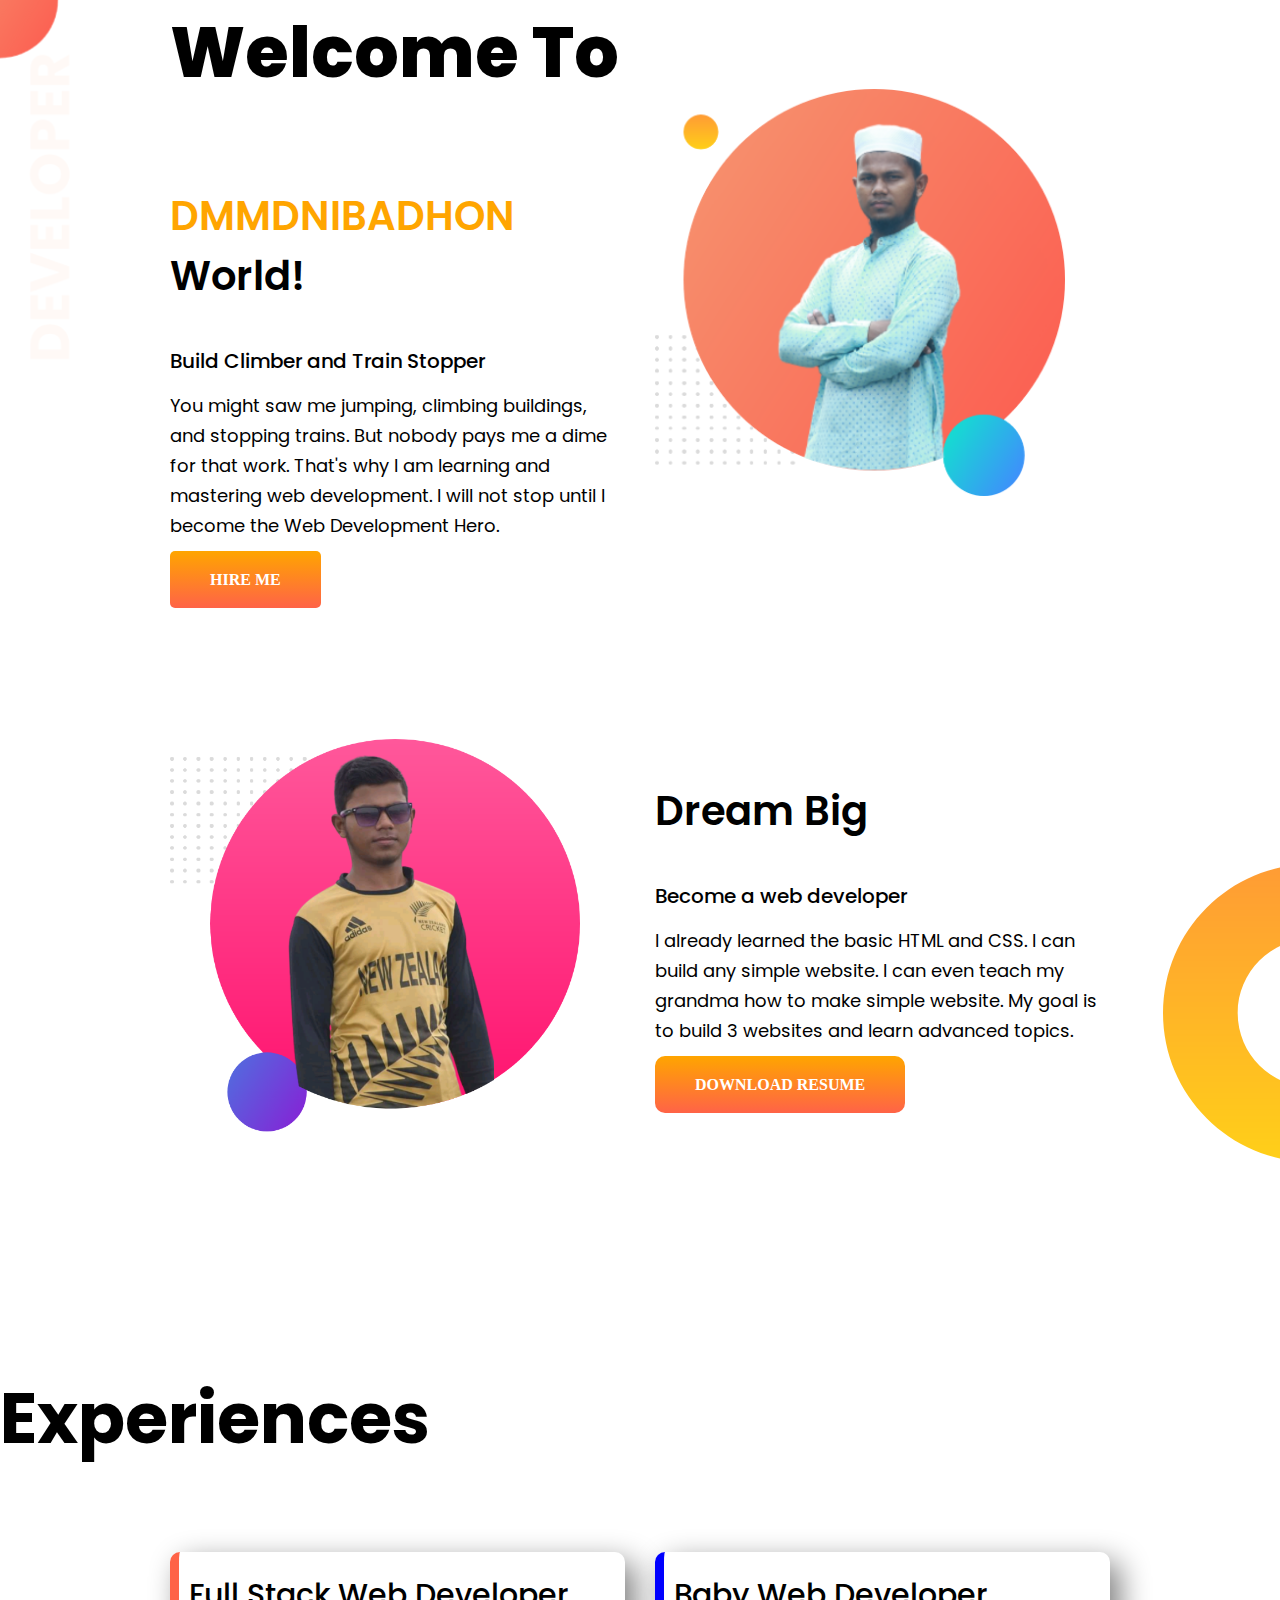
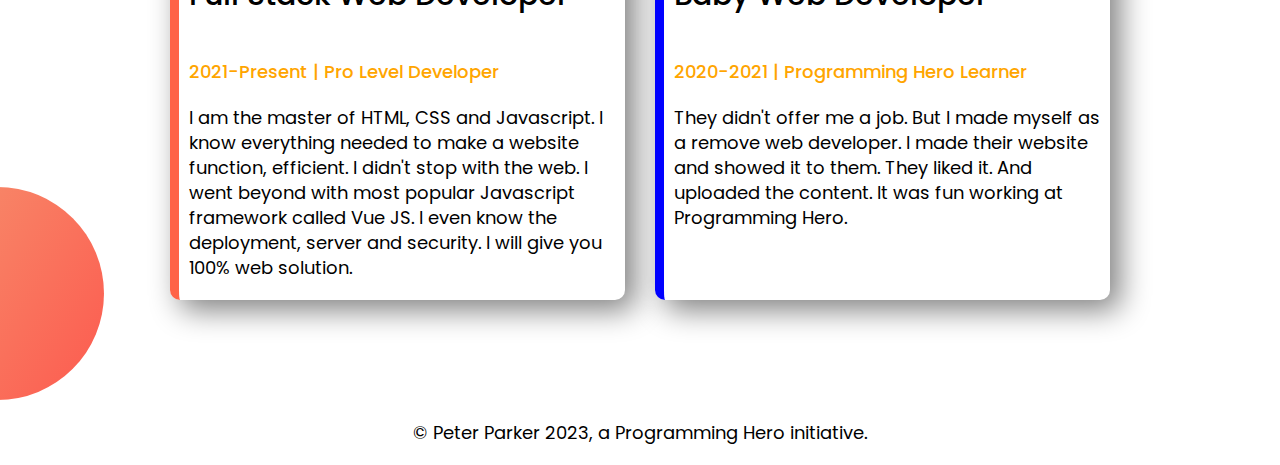
<file: Project-0/index.html>
<!DOCTYPE html>
<html lang="en">
<head>
    <meta charset="UTF-8">
    <meta http-equiv="X-UA-Compatible" content="IE=edge">
    <meta name="viewport" content="width=device-width, initial-scale=1.0">
    <title>Project-0</title>
    <!-- Poppins font start -->
    <link rel="preconnect" href="https://fonts.googleapis.com">
<link rel="preconnect" href="https://fonts.gstatic.com" crossorigin>
<link href="https://fonts.googleapis.com/css2?family=Poppins:wght@100;200;300;400;500;600;700;800;900&display=swap" rel="stylesheet">
    <!-- Poppins font end -->
    <link rel="stylesheet" href="css/style.css">
</head>
<body>
    <!-- Header part start -->
    <section id="header">

        <div class="container">
            <div class="header_items">
                <div class="text">
                    <h1>Welcome To</h1>
                    <h2><span>DMMDNIBADHON</span> World!</h2>
                    <h3>Build Climber and Train Stopper</h3>
                    <p>You might saw me jumping, climbing buildings, and stopping trains. But nobody pays me a dime for that work. That's why I am learning and mastering web development. I will not stop until I become the Web Development Hero.</p>

                    <div class="text_btn">
                        <a href="#">Hire Me</a>
                    </div>
                </div>
        
                <div class="pic">
                    <img src="images/top-bg.png" class="img-fluid w-100" alt="my pic">
                </div>
            </div>
        </div>

    </section>
    <!-- Header part end -->

    <!-- Main part start -->
    <section id="main">
        <div class="container">
            <div class="main_items">

                <div class="main_pic">
                    <img src="images/middle-bg.png" alt="middle bg">
                </div>

                <div class="main_text">
                    <h2>Dream Big</h2>
                    <h3>Become a web developer</h3>
                    <p>I already learned the basic HTML and CSS. I can build any simple website. I can even teach my grandma how to make simple website. My goal is to build 3 websites and learn advanced topics.</p>

                    <div class="main_btn">
                        <a href="#">Download Resume</a>
                    </div>
                </div>
            </div>
        </div>
    </section>
    <!-- Main part end -->

    <!-- Experience part start -->
    <section id="experience">
        <h1>Experiences</h1>
        <div class="container">

            <div class="experience_items">

                <div class="full_webd">
                    <h2>Full Stack Web Developer</h2>
                    <h4>2021-Present | Pro Level Developer</h4>
                    <p>I am the master of HTML, CSS and Javascript. I know everything needed to make a website function, efficient. I didn't stop with the web. I went beyond with most popular Javascript framework called Vue JS. I even know the deployment, server and security. I will give you 100% web solution.</p>
                </div>

                <div class="baby_webd">
                    <h2>Baby Web Developer</h2>
                    <h4>2020-2021 | Programming Hero Learner</h4>
                    <p>They didn't offer me a job. But I made myself as a remove web developer. I made their website and showed it to them. They liked it. And uploaded the content. It was fun working at Programming Hero.</p>
                </div>
            </div>
        </div>
    </section>
    <!-- Experience part end -->

    <!-- Footer part start -->
    <footer id="footer">
        <p>© Peter Parker 2023, a Programming Hero initiative.</p>
    </footer>
    <!-- Footer part end -->
    
</body>
</html>
</file>
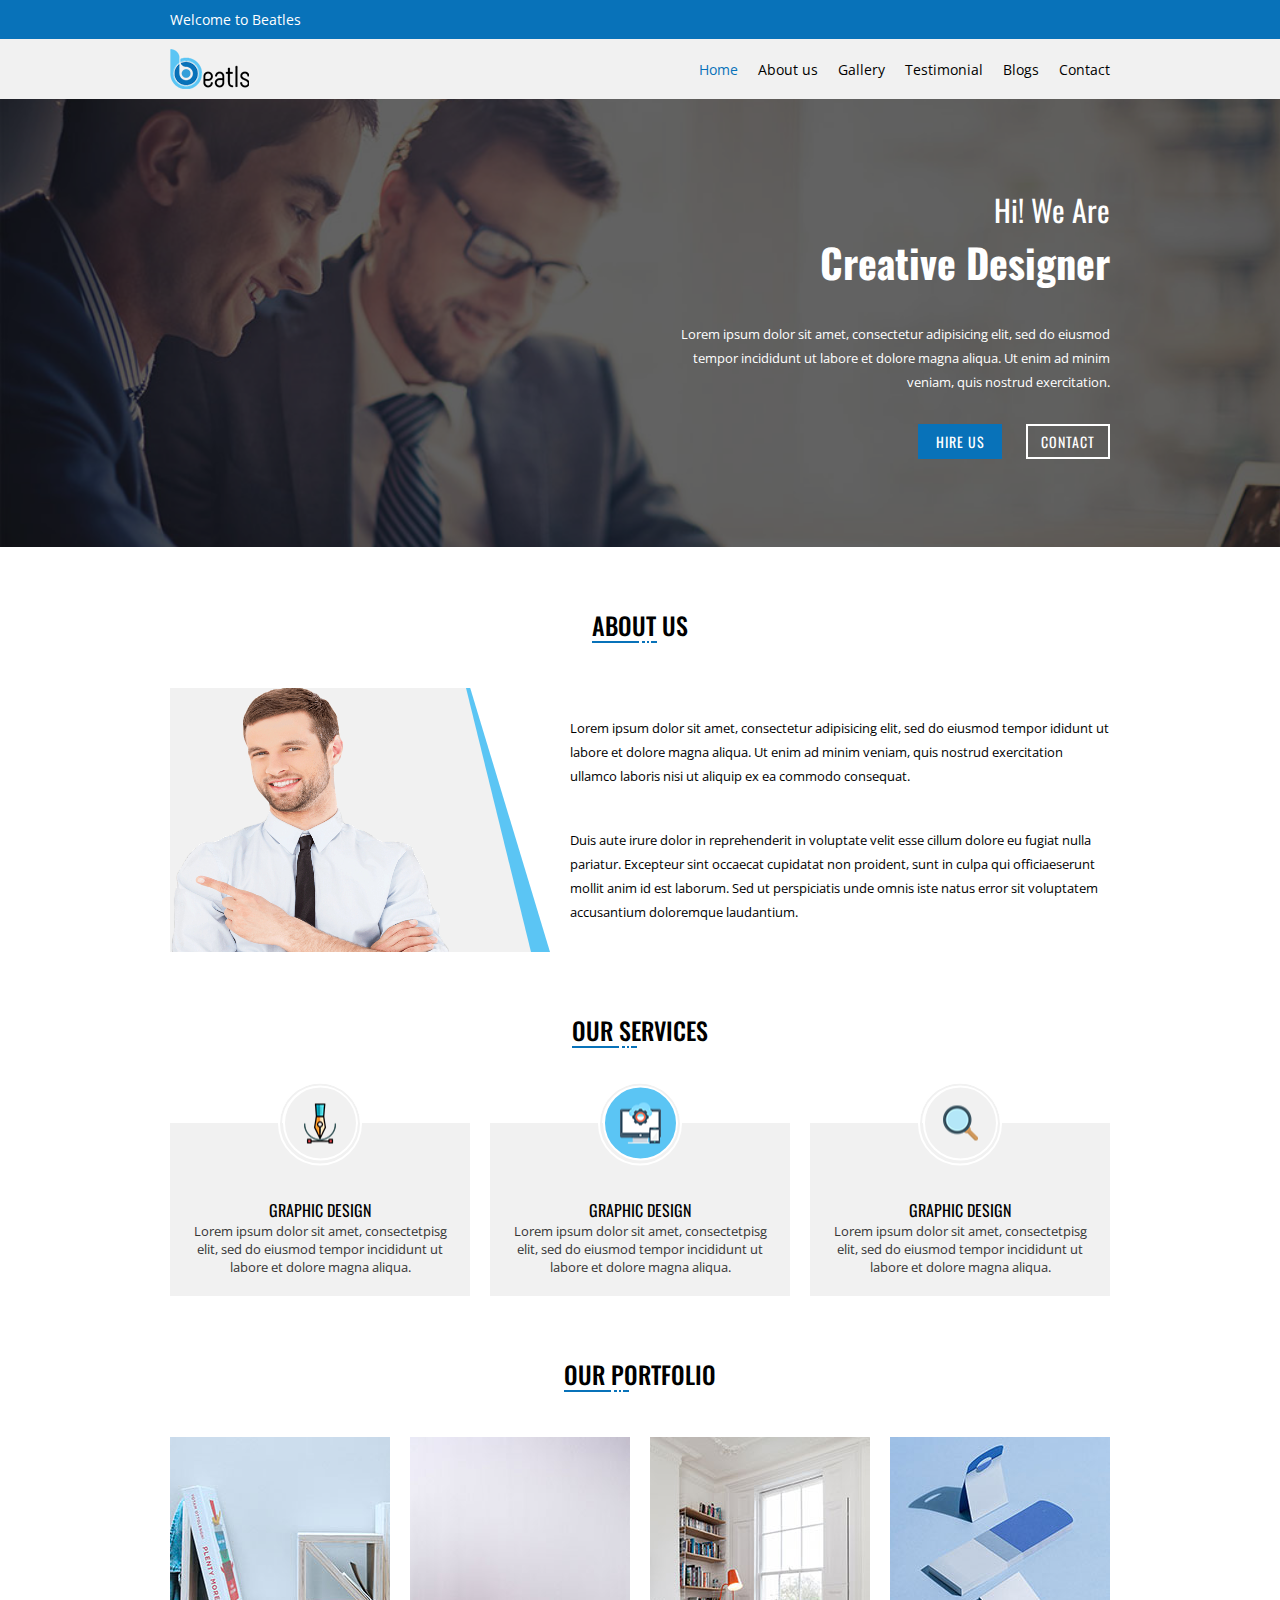
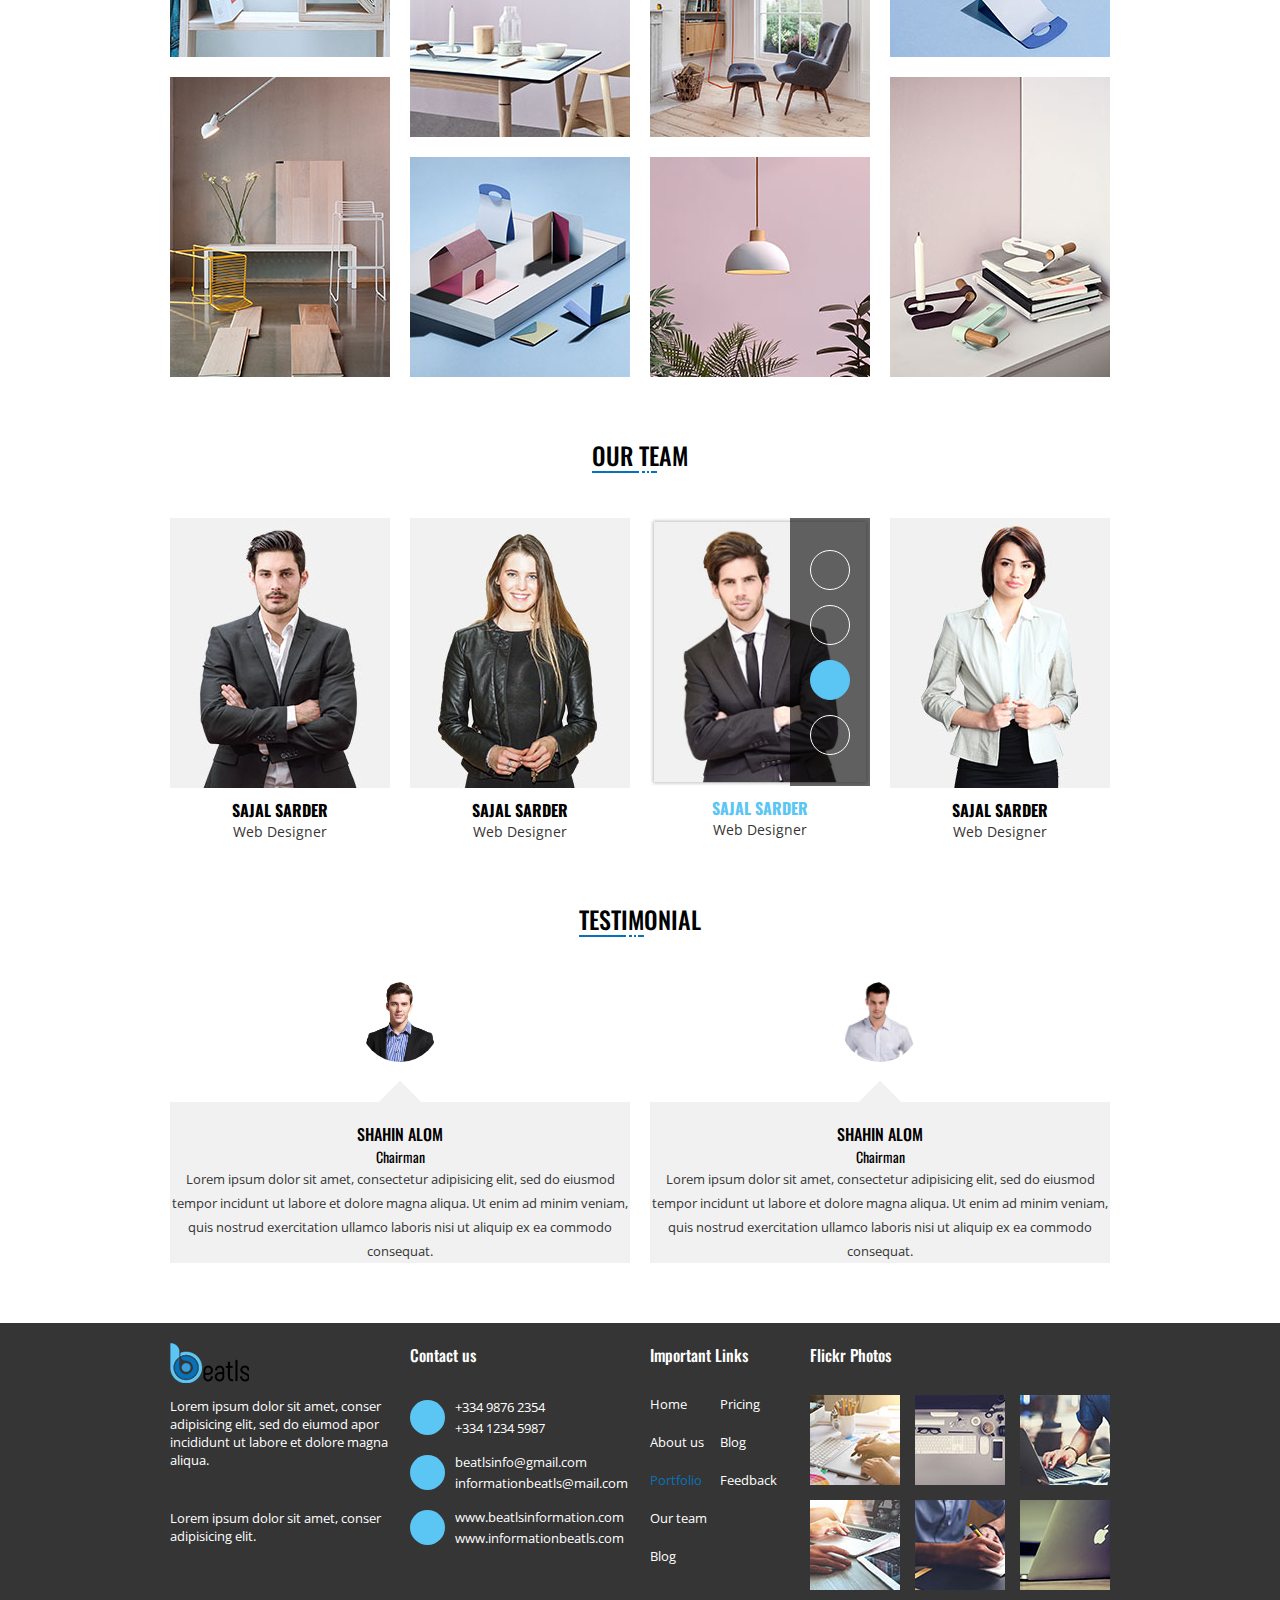
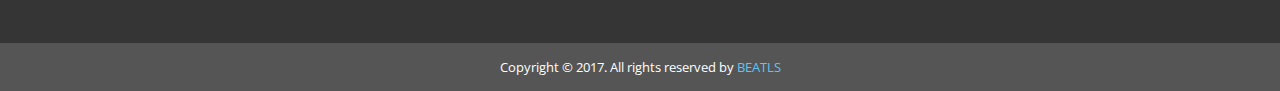
<file: Project-1/index.html>
<!DOCTYPE html>
<html lang="en">

<head>
    <meta charset="UTF-8">
    <meta http-equiv="X-UA-Compatible" content="IE=edge">
    <meta name="viewport" content="width=device-width, initial-scale=1.0">
    <title>Project-1</title>
    <!-- Open sans font part start -->
    <link rel="preconnect" href="https://fonts.googleapis.com">
    <link rel="preconnect" href="https://fonts.gstatic.com" crossorigin>
    <link href="https://fonts.googleapis.com/css2?family=Open+Sans:wght@300;400;500;600;700;800&display=swap"
        rel="stylesheet">
    <!-- Open sans font part end -->
    <!-- Oswald font part start -->
    <link rel="preconnect" href="https://fonts.googleapis.com">
    <link rel="preconnect" href="https://fonts.gstatic.com" crossorigin>
    <link href="https://fonts.googleapis.com/css2?family=Oswald:wght@200;300;400;500;600;700&display=swap"
        rel="stylesheet">
    <!-- Oswald font part end -->
    <!-- Font awesome cdn part start -->
    <link rel="stylesheet" href="https://cdnjs.cloudflare.com/ajax/libs/font-awesome/6.3.0/css/all.min.css"
        integrity="sha512-SzlrxWUlpfuzQ+pcUCosxcglQRNAq/DZjVsC0lE40xsADsfeQoEypE+enwcOiGjk/bSuGGKHEyjSoQ1zVisanQ=="
        crossorigin="anonymous" referrerpolicy="no-referrer" />
    <!-- Font awesome cdn part end -->
    <link rel="stylesheet" href="style.css">
</head>

<body>
    <!-- Header part start -->
    <header>
        <div class="container">
            <div class="header_items">
                <div class="left">
                    <p>Welcome to Beatles</p>
                </div>
                <div class="right">
                    <a href="#"><i class="fa-brands fa-facebook-f"></i></a>
                    <a href="#"><i class="fa-brands fa-twitter"></i></a>
                    <a id="blackt" href="#"><i class="fa-brands fa-linkedin-in"></i></a>
                    <a href="#"><i class="fa-brands fa-pinterest"></i></a>
                    <a href="#"><i class="fa-brands fa-behance"></i></a>
                </div>
            </div>
        </div>
    </header>
    <!-- Header part end -->
    
    <!-- Navbar part start -->
    <nav>
        <div class="container">
            <div class="nav_items">
                <div class="logo">
                    <a href="#">
                        <img src="./images/logo.png" alt="logo">
                    </a>
                </div>
                <div class="manu">
                    <ul>
                        <li><a id="bluet" href="#">Home</a></li>
                        <li><a href="#">About us</a></li>
                        <li><a href="#">Gallery</a></li>
                        <li><a href="#">Testimonial</a></li>
                        <li><a href="#">Blogs</a></li>
                        <li><a href="#">Contact</a></li>
                    </ul>
                </div>
            </div>
        </div>
    </nav>
    <!-- Navbar part end -->

    <!-- Banner part start -->
    <section id="banner">
        <div class="overlay">
            <div class="container">
                <div class="banner_items">
                    <div class="banner_info">
                        <h2>Hi! We Are</h2>
                        <h1>Creative Designer</h1>
                        <p>Lorem ipsum dolor sit amet, consectetur adipisicing elit, sed do eiusmod tempor incididunt ut labore et dolore magna aliqua. Ut enim ad minim veniam, quis nostrud exercitation. </p>
                    </div>
                    <div class="banner_btn">
                        <a id="blueb" href="#">Hire Us</a>
                        <a href="#">Contact</a>
                    </div>
                </div>
            </div>
        </div>
    </section>
    <!-- Banner part end -->

    <!-- About us part start -->
    <section id="aboutus">
        <div class="container">
            <div class="all_section_heading">
                <h2>About Us</h2>
            </div>
            <div class="aboutus_items">
                <div class="image">
                    <img src="images/ab us.png" alt="ab us pic">
                </div>
                <div class="text">
                    <p>Lorem ipsum dolor sit amet, consectetur adipisicing elit, sed do eiusmod tempor ididunt ut labore et dolore magna aliqua. Ut enim ad minim veniam, quis nostrud exercitation ullamco laboris nisi ut aliquip ex ea commodo consequat.
                    <span>
                        Duis aute irure dolor in reprehenderit in voluptate velit esse cillum dolore eu fugiat nulla pariatur. Excepteur sint occaecat cupidatat non proident, sunt in culpa qui officiaeserunt mollit anim id est laborum. Sed ut perspiciatis unde omnis iste natus error sit voluptatem accusantium doloremque laudantium.
                    </span>
                    </p>
                </div>
            </div>
        </div>
    </section>
    <!-- About us part ebd -->

    <!-- Our services part start -->
    <section id="ours">
        <div class="container">
            <div class="all_section_heading">
                <h2>Our Services</h2>
            </div>

            <div class="ours_main">
                <div class="ours_items">
                    <div class="circle">
                        <img src="images/ours-1.png" alt="ours pic">
                    </div>
                    <div class="text">
                        <h3>Graphic design</h3>
                        <p>Lorem ipsum dolor sit amet, consectetpisg elit, sed do eiusmod tempor incididunt ut labore et dolore magna aliqua.</p>
                    </div>
                </div>
                <div class="ours_items">
                    <div class="circle" id="ablueb">
                        <img src="images/ours-2.png" alt="ours pic">
                    </div>
                    <div class="text">
                        <h3>Graphic design</h3>
                        <p>Lorem ipsum dolor sit amet, consectetpisg elit, sed do eiusmod tempor incididunt ut labore et dolore magna aliqua.</p>
                    </div>
                </div>
                <div class="ours_items">
                    <div class="circle">
                        <img src="images/ours-3.png" alt="ours pic">
                    </div>
                    <div class="text">
                        <h3>Graphic design</h3>
                        <p>Lorem ipsum dolor sit amet, consectetpisg elit, sed do eiusmod tempor incididunt ut labore et dolore magna aliqua.</p>
                    </div>
                </div>
            </div>
        </div>
    </section>
    <!-- Our services part end -->

    <!-- Our portfolio part start -->
    <section id="ourp">
        <div class="container">
            <div class="all_section_heading">
                <h2>Our portfolio</h2>
            </div>

            <div class="ourp_main">
                <div class="ourp_items">
                    <div class="inner_items">
                        <img src="images/our portfolio-1.jpg" alt="port pic">
                        <div class="overlay">
                            <a href="#">
                                <i class="fa-solid fa-link"></i>
                            </a>
                        </div>
                    </div>
                    <div class="inner_items">
                        <img src="images/our portfolio-2.jpg" alt="port pic">
                        <div class="overlay">
                            <a href="#">
                                <i class="fa-solid fa-link"></i>
                            </a>
                        </div>
                    </div>
                </div>
                <div class="ourp_items">
                    <div class="inner_items">
                        <img src="images/our portfolio-3.jpg" alt="port pic">
                        <div class="overlay">
                            <a href="#">
                                <i class="fa-solid fa-link"></i>
                            </a>
                        </div>
                    </div>
                    <div class="inner_items">
                        <img src="images/our portfolio-4.jpg" alt="port pic">
                        <div class="overlay">
                            <a href="#">
                                <i class="fa-solid fa-link"></i>
                            </a>
                        </div>
                    </div>
                </div>
                <div class="ourp_items">
                    <div class="inner_items">
                        <img src="images/our portfolio-5.jpg" alt="port pic">
                        <div class="overlay">
                            <a href="#">
                                <i class="fa-solid fa-link"></i>
                            </a>
                        </div>
                    </div>
                    <div class="inner_items">
                        <img src="images/our portfolio-6.jpg" alt="port pic">
                        <div class="overlay">
                            <a href="#">
                                <i class="fa-solid fa-link"></i>
                            </a>
                        </div>
                    </div>
                </div>
                <div class="ourp_items">
                    <div class="inner_items">
                        <img src="images/our portfolio-7.jpg" alt="port pic">
                        <div class="overlay">
                            <a href="#">
                                <i class="fa-solid fa-link"></i>
                            </a>
                        </div>
                    </div>
                    <div class="inner_items">
                        <img src="images/our portfolio-8.jpg" alt="port pic">
                        <div class="overlay">
                            <a href="#">
                                <i class="fa-solid fa-link"></i>
                            </a>
                        </div>
                    </div>
                </div>
            </div>
        </div>
    </section>
    <!-- Our portfolio part end -->

    <!-- Our team part start -->
    <section id="ourteam">
        <div class="container">
            <div class="all_section_heading">
                <h2>Our team</h2>
            </div>
            
            <div class="ourteam_main">
                <div class="ourteam_items">
                    <div class="image">
                        <img src="images/our team-1.jpg" alt="our team pic">
                        <div class="overlay">
                            <a href="#"><i class="fa-brands fa-facebook-f"></i></a>
                            <a href="#"><i class="fa-brands fa-linkedin-in"></i></a>
                            <a href="#"><i class="fa-brands fa-pinterest"></i></a>
                            <a href="#"><i class="fa-brands fa-twitter"></i></a>
                        </div>
                    </div>
                    <div class="text">
                        <a href="#">
                            <h4>Sajal Sarder</h4>
                        </a>
                        <p>Web Designer</p>
                    </div>
                </div>
                <div class="ourteam_items">
                    <div class="image">
                        <img src="images/our team-2.jpg" alt="our team pic">
                        <div class="overlay">
                            <a href="#"><i class="fa-brands fa-facebook-f"></i></a>
                            <a href="#"><i class="fa-brands fa-linkedin-in"></i></a>
                            <a href="#"><i class="fa-brands fa-pinterest"></i></a>
                            <a href="#"><i class="fa-brands fa-twitter"></i></a>
                        </div>
                    </div>
                    <div class="text">
                        <a href="#">
                            <h4>Sajal Sarder</h4>
                        </a>
                        <p>Web Designer</p>
                    </div>
                </div>
                <div class="ourteam_items">
                    <div class="image">
                        <img src="images/our team-3.jpg" alt="our team pic">
                        <div class="overlay active">
                            <a href="#"><i class="fa-brands fa-facebook-f"></i></a>
                            <a href="#"><i class="fa-brands fa-linkedin-in"></i></a>
                            <a href="#" id="abluebh"><i class="fa-brands fa-pinterest"></i></a>
                            <a href="#"><i class="fa-brands fa-twitter"></i></a>
                        </div>
                    </div>
                    <div class="text">
                        <a href="#" id="ablueth">
                            <h4>Sajal Sarder</h4>
                        </a>
                        <p>Web Designer</p>
                    </div>
                </div>
                <div class="ourteam_items">
                    <div class="image">
                        <img src="images/our team-4.jpg" alt="our team pic">
                        <div class="overlay">
                            <a href="#"><i class="fa-brands fa-facebook-f"></i></a>
                            <a href="#"><i class="fa-brands fa-linkedin-in"></i></a>
                            <a href="#"><i class="fa-brands fa-pinterest"></i></a>
                            <a href="#"><i class="fa-brands fa-twitter"></i></a>
                        </div>
                    </div>
                    <div class="text">
                        <a href="#">
                            <h4>Sajal Sarder</h4>
                        </a>
                        <p>Web Designer</p>
                    </div>
                </div>
            </div>
        </div>
    </section>
    <!-- Our team part end -->

    <!-- Testimonial part start -->
    <section id="testimonial">
        <div class="container">
            <div class="all_section_heading">
                <h2>Testimonial</h2>
            </div>

            <div class="testi_main">
                <div class="testi_items">
                    <div class="image1">
                    </div>
                    <div class="text">
                        <div class="shape"></div>
                        <h3>Shahin Alom</h3>
                    <div class="stars">
                            <i class="fa-solid fa-star" id="ablueth"></i>
                            <i class="fa-solid fa-star" id="ablueth"></i>
                            <i class="fa-solid fa-star" id="ablueth"></i>
                            <i class="fa-solid fa-star" id="ablueth"></i>
                            <i class="fa-solid fa-star-half" id="ablueth"></i>
                    </div>
                    <h5>Chairman</h5>
                    <p>
                        Lorem ipsum dolor sit amet, consectetur adipisicing elit, sed do eiusmod tempor incidunt ut
                            labore et dolore magna aliqua. Ut enim ad minim veniam, quis nostrud exercitation ullamco
                            laboris nisi ut aliquip ex ea commodo consequat.
                    </p>
                    </div>
                </div>
                <div class="testi_items">
                    <div class="image2">
                    </div>
                    <div class="text">
                        <div class="shape"></div>
                        <h3>SHAHIN ALOM</h3>
                    <div class="stars">
                            <i class="fa-solid fa-star" id="ablueth"></i>
                            <i class="fa-solid fa-star" id="ablueth"></i>
                            <i class="fa-solid fa-star" id="ablueth"></i>
                            <i class="fa-solid fa-star" id="ablueth"></i>
                            <i class="fa-solid fa-star-half" id="ablueth"></i>
                    </div>
                    <h5>Chairman</h5>
                    <p>
                        Lorem ipsum dolor sit amet, consectetur adipisicing elit, sed do eiusmod tempor incidunt ut
                            labore et dolore magna aliqua. Ut enim ad minim veniam, quis nostrud exercitation ullamco
                            laboris nisi ut aliquip ex ea commodo consequat.
                    </p>
                    </div>
                </div>
            </div>
        </div>
    </section>
    <!-- Testimonial part end -->

    <!-- Footer part start -->
    <footer id="footer">
        <div class="container">
            <div class="footer_main">
                <div class="footer_items_1 item">
                    <a href="#">
                        <img src="images/logo.png" alt="logo">
                    </a>
                    <p>Lorem ipsum dolor sit amet, conser adipisicing elit, sed do eiumod apor incididunt ut labore et dolore magna aliqua.
                        <span>Lorem ipsum dolor sit amet, conser adipisicing elit.</span>
                        </p>
                </div>
                <div class="footer_items_2 item">
                    <h3>Contact us</h3>
                    <ul>
                        <li>
                            <div class="icon"><i class="fa-solid fa-phone"></i></div>
                            <div class="text">
                                <a href="tel:+33498762354">+334 9876 2354</a>
                                <a href="tel:+33412345987">+334 1234 5987</a>
                            </div>
                        </li>
                        <li>
                            <div class="icon"><i class="fa-solid fa-envelope"></i></div>
                            <div class="text">
                                <a href="mailto:beatlsinfo@gmail.com">beatlsinfo@gmail.com</a>
                                <a href="mailto:informationbeatls@mail.com">informationbeatls@mail.com</a>
                            </div>
                        </li>
                        <li>
                            <div class="icon"><i class="fa-solid fa-earth-asia"></i></div>
                            <div class="text">
                                <a href="www.beatlsinformation.com" target="_blank">www.beatlsinformation.com</a>
                                <a href="www.informationbeatls.com" target="_blank">www.informationbeatls.com</a>
                            </div>
                        </li>
                    </ul>
                </div>
                <div class="footer_items_3 item">
                    <h3>Important Links</h3>
                    <ul>
                        <li><a href="#">Home</a></li>
                        <li><a href="#">Pricing</a></li>
                        <li><a href="#">About us</a></li>
                        <li><a href="#">Blog</a></li>
                        <li><a href="#" id="bluet">Portfolio</a></li>
                        <li><a href="#">Feedback</a></li>
                        <li class="otfull"><a href="#">Our team</a></li>
                        <li class="bfull"><a href="#">Blog</a></li>
                    </ul>
                </div>
                <div class="footer_items_4 item">
                    <h3>Flickr Photos</h3>
                    <div class="gallery">
                        <div class="image">
                            <a href="#">
                                <img src="images/footer-1.jpg" alt="footer pic">
                            </a>
                        </div>
                        <div class="image">
                            <a href="#">
                                <img src="images/footer-2.jpg" alt="footer pic">
                            </a>
                        </div>
                        <div class="image">
                            <a href="#">
                                <img src="images/footer-3.jpg" alt="footer pic">
                            </a>
                        </div>
                        <div class="image">
                            <a href="#">
                                <img src="images/footer-4.jpg" alt="footer pic">
                            </a>
                        </div>
                        <div class="image">
                            <a href="#">
                                <img src="images/footer-5.jpg" alt="footer pic">
                            </a>
                        </div>
                        <div class="image">
                            <a href="#">
                                <img src="images/footer-6.jpg" alt="footer pic">
                            </a>
                        </div>
                    </div>
                </div>
            </div>
        </div>
        <div class="copy_right">
            <p>Copyright &#169 2017. All rights reserved by <span>BEATLS</span></p>
        </div>
    </footer>
    <!-- Footer part end -->
</body>

</html>
</file>
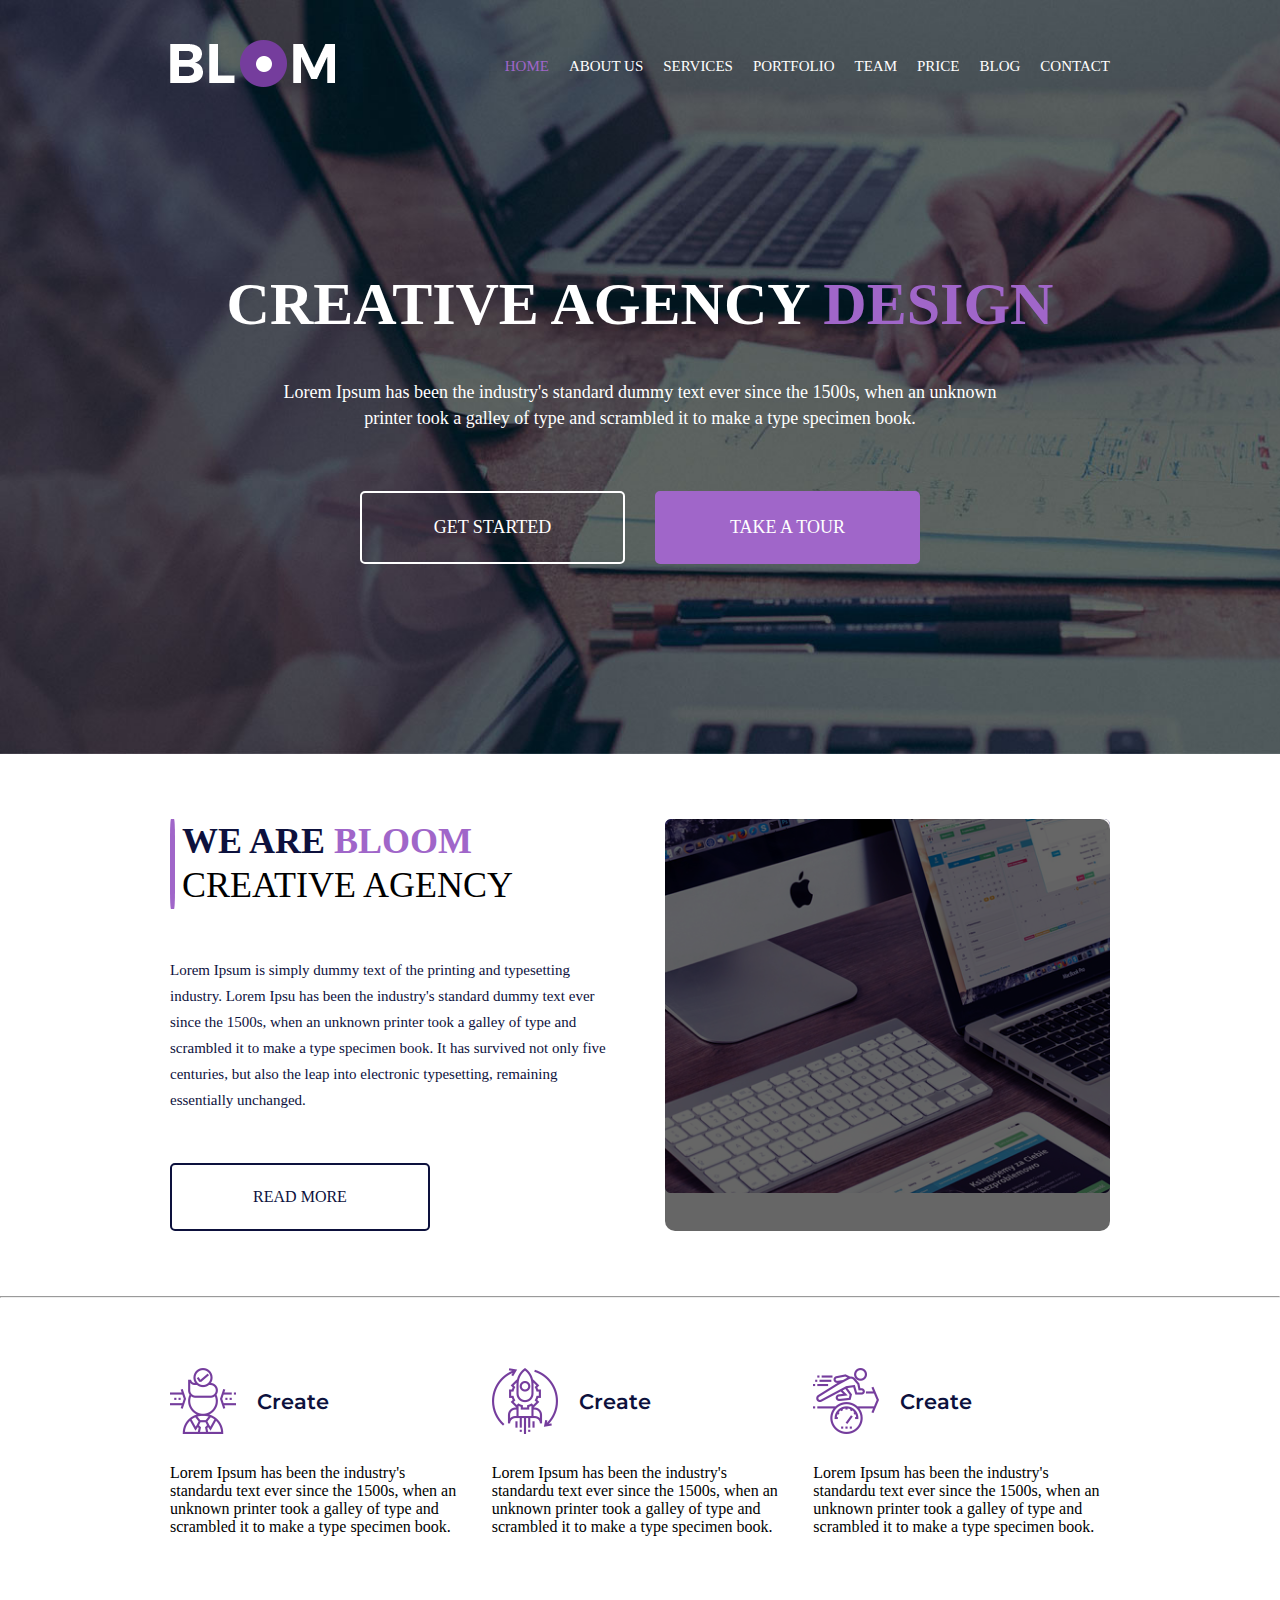
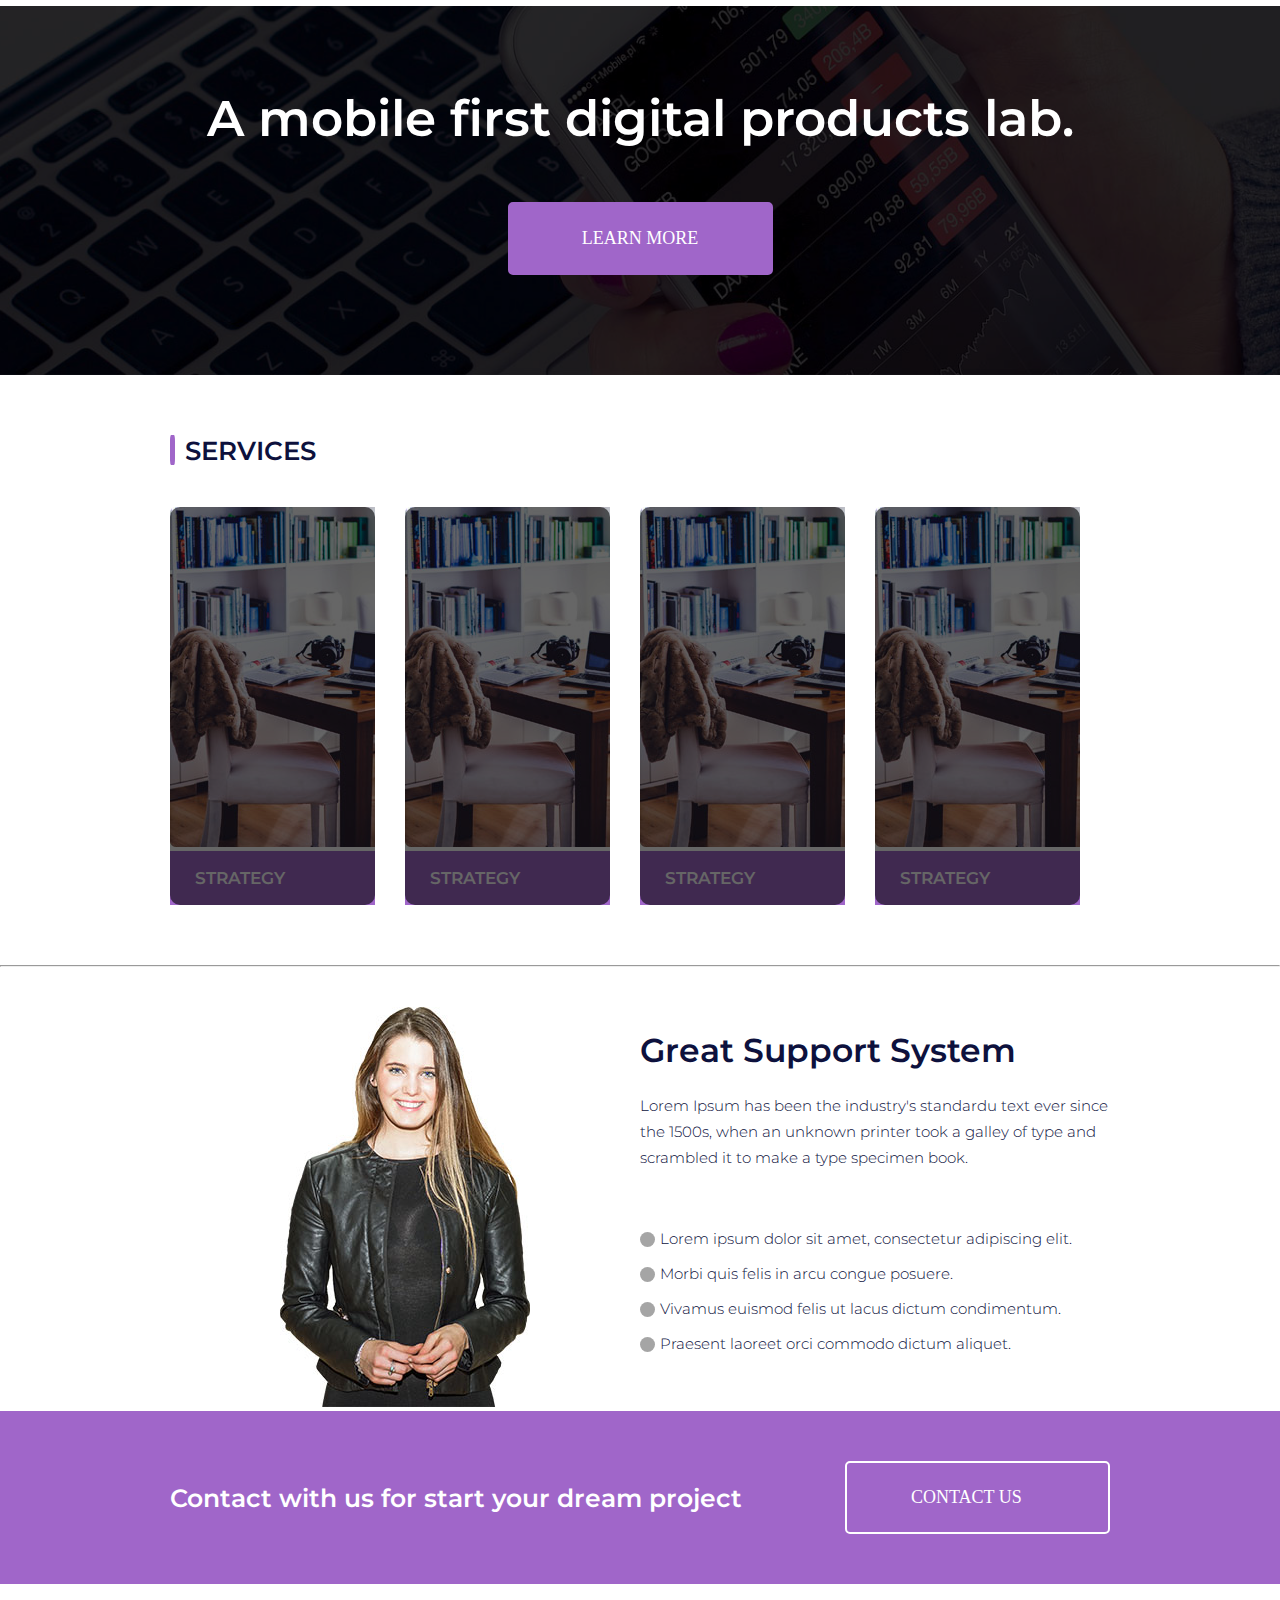
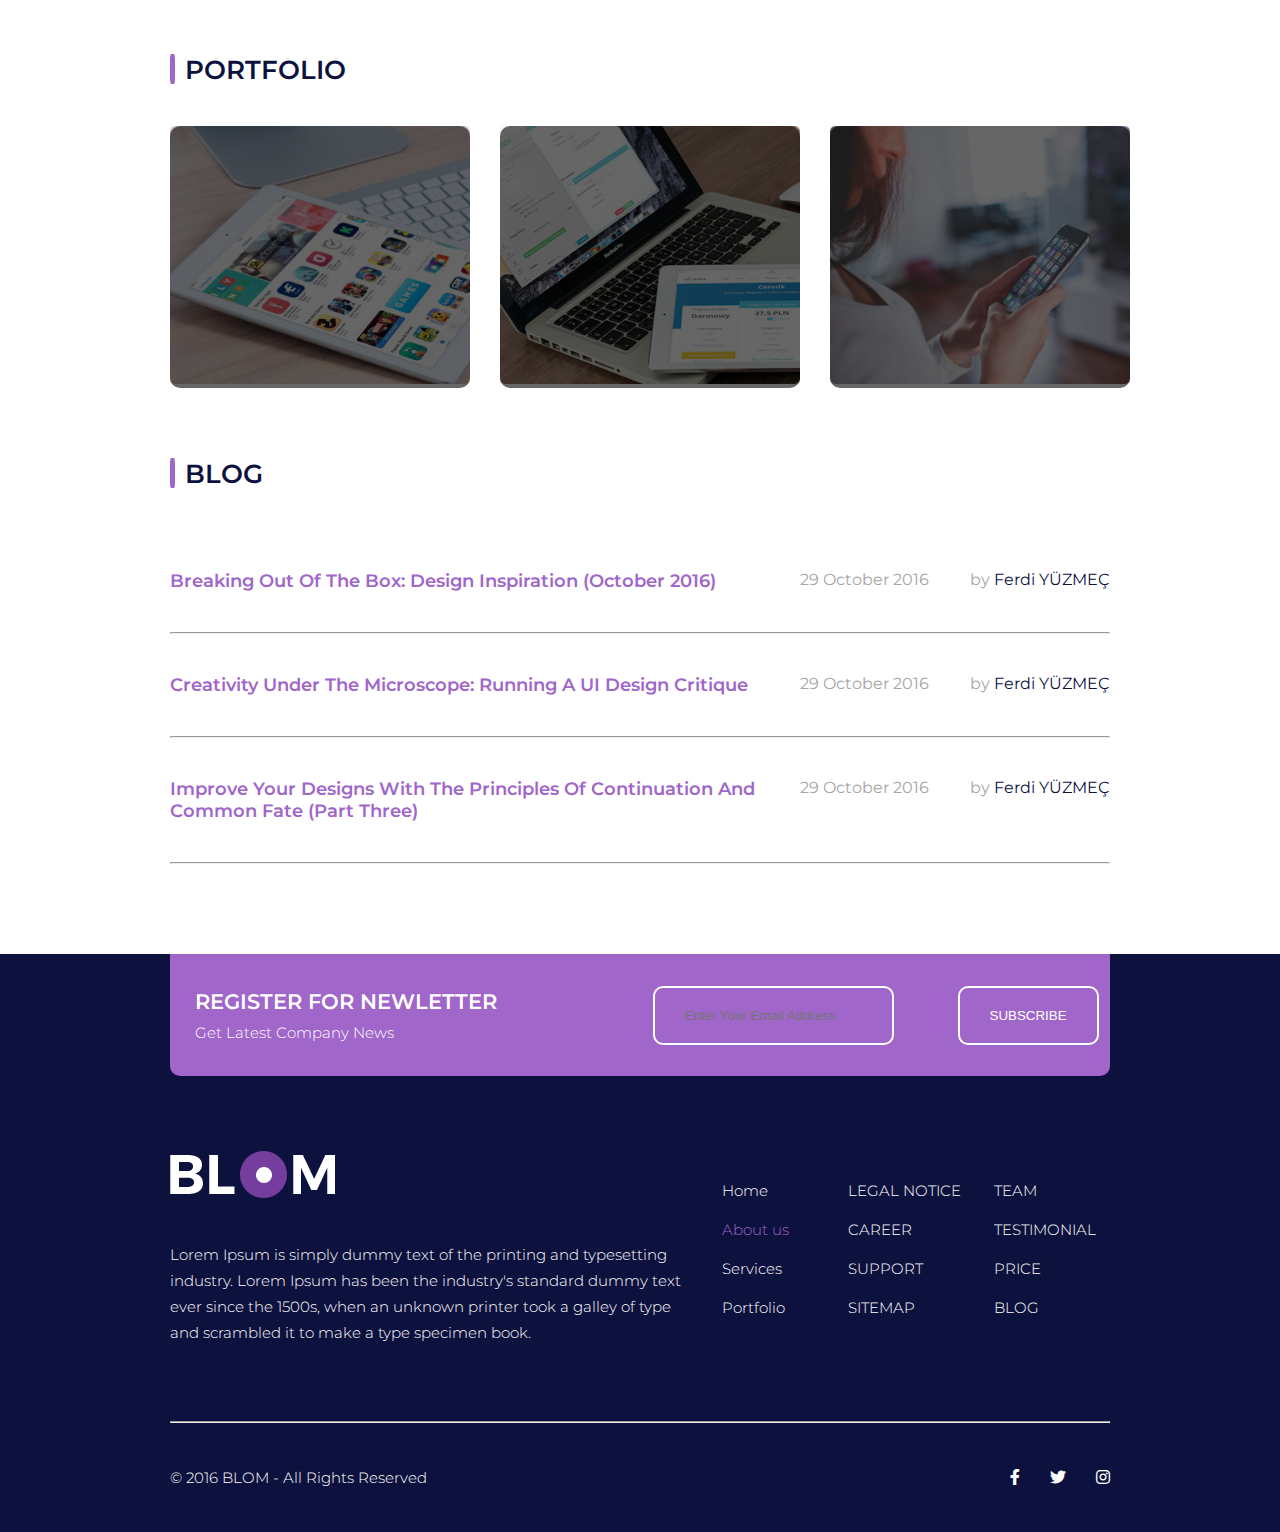
<file: Project-4/index.html>
<!DOCTYPE html>
<html lang="en">
<head>
    <meta charset="UTF-8">
    <meta http-equiv="X-UA-Compatible" content="IE=edge">
    <meta name="viewport" content="width=device-width, initial-scale=1.0">
    <title>Bloom</title>
    <!-- Monserrat font start -->
    <link rel="preconnect" href="https://fonts.googleapis.com">
    <link rel="preconnect" href="https://fonts.gstatic.com" crossorigin>
    <link
        href="https://fonts.googleapis.com/css2?family=Montserrat:wght@100;200;300;400;500;600;700;800;900&display=swap"
        rel="stylesheet">
    <!-- Monserrat font end -->
    <!-- Fontawesome downloaded link start -->
    <link rel="stylesheet" href="css/all.min.css">
    <!-- Fontawesome downloaded link end -->
    <!-- Fontawesome CDN start -->
    <link rel="stylesheet" href="https://cdnjs.cloudflare.com/ajax/libs/font-awesome/6.4.0/css/all.min.css"
        integrity="sha512-iecdLmaskl7CVkqkXNQ/ZH/XLlvWZOJyj7Yy7tcenmpD1ypASozpmT/E0iPtmFIB46ZmdtAc9eNBvH0H/ZpiBw=="
        crossorigin="anonymous" referrerpolicy="no-referrer" />
    <!-- Fontawesome CDN end -->
    <link rel="stylesheet" href="css/style.css">
</head>
<body>
    <!-- Nav start -->
    <nav id="nav">
        <div class="container">
            <div class="nav_items">
                <div class="logo">
                    <a href="#">
                        <img src="images/logo.png" alt="logo">
                    </a>
                </div>

                <div class="manu">
                    <ul>
                        <li><a id="apurplet" href="#">Home</a></li>
                        <li><a href="#">About us</a></li>
                        <li><a href="#">Services</a></li>
                        <li><a href="#">Portfolio</a></li>
                        <li><a href="#">Team</a></li>
                        <li><a href="#">Price</a></li>
                        <li><a href="#">Blog</a></li>
                        <li><a href="#">Contact</a></li>
                    </ul>
                </div>
            </div>
        </div>
    </nav>
    <!-- Nav part end -->

    <!-- Banner part start -->
    <section id="banner">
        <div class="container">
            <div class="banner_info">
                <h1>Creative agency <span>design</span></h1>
            <p>Lorem Ipsum has been the industry's standard dummy text ever since the 1500s, when an unknown <span>printer took a galley of type and scrambled it to make a type specimen book.</span></p>
            <div class="banner_btn">
                <a href="#">Get started</a>
            <a id="apurplebb" href="#">Take a tour</a>
            </div>
            </div>
        </div>
    </section>
    <!-- Banner part end -->

    <!-- We are bloom part start -->
    <section id="wareb">
        <div class="container">

            <div class="wareb_main">
                <div class="wareb_items">
                <div class="text">
                    <h2>WE ARE <span>BLOOM</span></h2>
                    <h3>CREATIVE AGENCY</h3>
                    <p>
                        Lorem Ipsum is simply dummy text of the printing and typesetting industry. Lorem Ipsu has been the industry's standard dummy text ever since the 1500s, when an unknown printer took a galley of type and scrambled it to make a type specimen book. It has survived not only five centuries, but also the leap into electronic typesetting, remaining essentially unchanged.
                    </p>

                    <div class="wareb_btn">
                        <a href="#">Read more</a>
                    </div>
                </div>

                <div class="pic"> 

                        <img src="images/wareb.png" class="img_fluid" alt="wareb imgae">
                        <div class="pic_overlay"></div>

                </div>
            </div>
            </div>
        </div>
    </section>
    <hr>
    <!-- We are bloom part end -->

    <!-- Create, startup and speed part start -->
    <section id="csands">
        <div class="container">
            <div class="csands_main">
                <div class="csands_items">
                    <div class="top">
                        <img src="images/create.png" class="igm-fluid" alt="icon">
                        <h4>Create</h4>
                    </div>
                    <div class="bottom">
                        <p>Lorem Ipsum has been the industry's standardu text ever since the 1500s, when an unknown printer took a galley of type and scrambled it to make a type specimen book. 
                        </p>
                    </div>
                </div>
                <div class="csands_items">
                    <div class="top">
                        <img src="images/startup.png" class="igm-fluid" alt="icon">
                        <h4>Create</h4>
                    </div>
                    <div class="bottom">
                        <p>Lorem Ipsum has been the industry's standardu text ever since the 1500s, when an unknown printer took a galley of type and scrambled it to make a type specimen book. 
                        </p>
                    </div>
                </div>
                <div class="csands_items">
                    <div class="top">
                        <img src="images/speed.png" class="igm-fluid" alt="icon">
                        <h4>Create</h4>
                    </div>
                    <div class="bottom">
                        <p>Lorem Ipsum has been the industry's standardu text ever since the 1500s, when an unknown printer took a galley of type and scrambled it to make a type specimen book. 
                        </p>
                    </div>
                </div>
            </div>
        </div>
    </section>
    <!-- Create, startup and speed part end -->

    <!-- Lab part start -->
    <section id="lab">
        <div class="overlay">
            <div class="container">
                <div class="lab_items">
                    <h2>A mobile first digital products lab.
                    </h2>
                    <div class="lab_btn">
                        <a href="#" id="apurplebb">LEARN MORE</a>
                    </div>
                </div>
            </div>
        </div>
    </section>
    <!-- Lab part end -->

    <!-- Services part start -->
    <section id="services">
        <div class="container">

            <div class="all_common_part">
                <h3>Services</h3>
            </div>

            <div class="services_items">

                <div class="top">
                    <div class="top_items">
                        <img src="images/services-1.jpg" alt="service pic">
                        <p>STRATEGY</p> 
                        <div class="top_overlay"></div>
                    </div>        
                </div>

                <div class="top">
                    <div class="top_items">
                        <img src="images/services-1.jpg" alt="service pic">
                        <p>STRATEGY</p> 
                        <div class="top_overlay"></div>
                    </div>        
                </div>

                <div class="top">
                    <div class="top_items">
                        <img src="images/services-1.jpg" alt="service pic">
                        <p>STRATEGY</p> 
                        <div class="top_overlay"></div>
                    </div>        
                </div>

                <div class="top">
                    <div class="top_items">
                        <img src="images/services-1.jpg" alt="service pic">
                        <p>STRATEGY</p> 
                        <div class="top_overlay"></div>
                    </div>        
                </div>

                
                <div class="bottom">

                    <div class="bottom_items">
                        <!-- <img src="images/services-5.jpg" alt="services pic 5">
                        <p></p>
                        <div class="bottom_overlay"></div> -->
                    </div>
                </div>
            </div>
        </div>
    </section>
    <hr>
    <!-- Services part end -->

    <!-- Contactus part start -->
    <section id="contactus">
        <div class="container">
            <div class="contactus_items">
                <div class="img">
                    <img src="images/contactus-pic.jpg" alt="contact pic">
                </div>

                <div class="text">
                    <h2>Great Support System</h2>
                    <p>Lorem Ipsum has been the industry's standardu text ever since the 1500s, when an unknown printer took a galley of type and scrambled it to make a type specimen book. 
                    </p>
                    <ul>
                        <li>
                            <p>Lorem ipsum dolor sit amet, consectetur adipiscing elit.</p>
                        </li>
                        <li>
                            <p>Morbi quis felis in arcu congue posuere.</p>
                        </li>
                        <li>
                            <p>Vivamus euismod felis ut lacus dictum condimentum.</p>
                        </li>
                        <li>
                            <p>Praesent laoreet orci commodo dictum aliquet.</p>
                        </li>
                    </ul>
                </div>
            </div>
        </div>
        <div class="contactus_btn">
            <div class="container">
                <div class="contactus_btn_info">
                    <div class="text">
                        <h4>Contact with us for start your dream project</h4>
                    </div>
                    <div class="btn">
                        <a href="#">CONTACT US</a>
                    </div>
                </div>
            </div>
        </div>
    </section>
    <!-- Contactus part end -->

    <!-- Portfolio part start -->
    <section id="portfolio">
        <div class="container">
            <div class="all_common_part">
                <h3>Portfolio</h3>
            </div>

            <div class="portfolio_main">

                <div class="portfolio_items">
                    <img src="images/portfolio-1.jpg" alt="portfolio pic">
                    <div class="portfolio_overlay"></div>
                </div>

                <div class="portfolio_items">
                    <img src="images/portfolio-2.jpg" alt="portfolio pic">
                    <div class="portfolio_overlay"></div>
                </div>

                <div class="portfolio_items">
                    <img src="images/portfolio-3.jpg" alt="portfolio pic">
                    <div class="portfolio_overlay"></div>
                </div>

            </div>
        </div>
    </section>
    <!-- Portfolio part end -->

    <!-- Blog part start -->
    <section id="blog">
        <div class="container">
            <div class="all_common_part">
                <h3>Blog</h3>
            </div>

            <div class="blog_info">

                <div class="blog_text">
                    <h5>Breaking Out Of The Box: Design Inspiration (October 2016)</h5>
                    <p>29 October 2016</p>
                    <p>by <span>Ferdi YÜZMEÇ</span></p>
                </div>
                <hr>

                <div class="blog_text">
                    <h5>Creativity Under The Microscope: Running A UI Design Critique</h5>
                    <p>29 October 2016</p>
                    <p>by <span>Ferdi YÜZMEÇ</span></p>
                </div>
                <hr>
                
                <div class="blog_text">
                    <h5>Improve Your Designs With The Principles Of Continuation And Common Fate (Part
                        Three)</h5>
                    <p>29 October 2016</p>
                    <p>by <span>Ferdi YÜZMEÇ</span></p>
                </div>
                <hr>

            </div>
        </div>
    </section>
    <!-- Blog part end -->

    <!-- Footer part start -->
    <footer id="footer">
        <div class="container">
            
            <div class="subscribe">
                <div class="subscribe_items">
                    <div class="text">
                        <h3>REGISTER FOR NEWLETTER</h3>
                        <p>Get Latest Company News</p>
                    </div>
                    <div class="input">
                        <input type="email" placeholder="Enter Your Email Address">
                        <input type="submit" value="Subscribe">
                    </div>
                </div>
            </div>

            <div class="footer_main">

                <div class="footer_items1">
                    <div class="logo"><img src="images/logo.png" alt=""></div>
                    <p>Lorem Ipsum is simply dummy text of the printing and typesetting industry. Lorem Ipsum has been the industry's standard dummy text ever since the 1500s, when an unknown printer took a galley of type and scrambled it to make a type specimen book. </p>
                </div>

                <div class="footer_items2">
                    <ul>
                        <li><a href="#">Home</a></li>
                        <li><a href="#" id="apurplet">About us</a></li>
                        <li><a href="#">Services</a></li>
                        <li><a href="#">Portfolio</a></li>
                    </ul>
                </div>

                <div class="footer_items3">
                    <ul>
                        <li><a href="#">LEGAL NOTICE</a></li>
                        <li><a href="#">CAREER</a></li>
                        <li><a href="#">SUPPORT</a></li>
                        <li><a href="#">SITEMAP</a></li>
                    </ul>
                </div>

                <div class="footer_items4">
                    <ul>
                        <li><a href="#">TEAM</a></li>
                        <li><a href="#">TESTIMONIAL</a></li>
                        <li><a href="#">PRICE</a></li>
                        <li><a href="#">BLOG</a></li>
                    </ul>
                </div>
            </div>

            <hr>

            <div class="copy_right">
                <div class="left">
                    <p>&#169 2016 BLOM - All Rights Reserved</p>
                </div>

                <div class="right">
                    <ul>
                        <li><a href="#"><i class="fab fa-facebook-f"></i></a></li>
                        <li><a href="#"><i class="fab fa-twitter"></i></a></li>
                        <li><a href="#"><i class="fab fa-instagram"></i></a></li>
                    </ul>
                </div>
            </div>
        </div>
    </footer>
    <!-- Footer part end -->

    <!-- wareb part start -->
    <!-- wareb part end -->

    <!-- wareb part start -->
    <!-- wareb part end -->
</body>
</html>
</file>
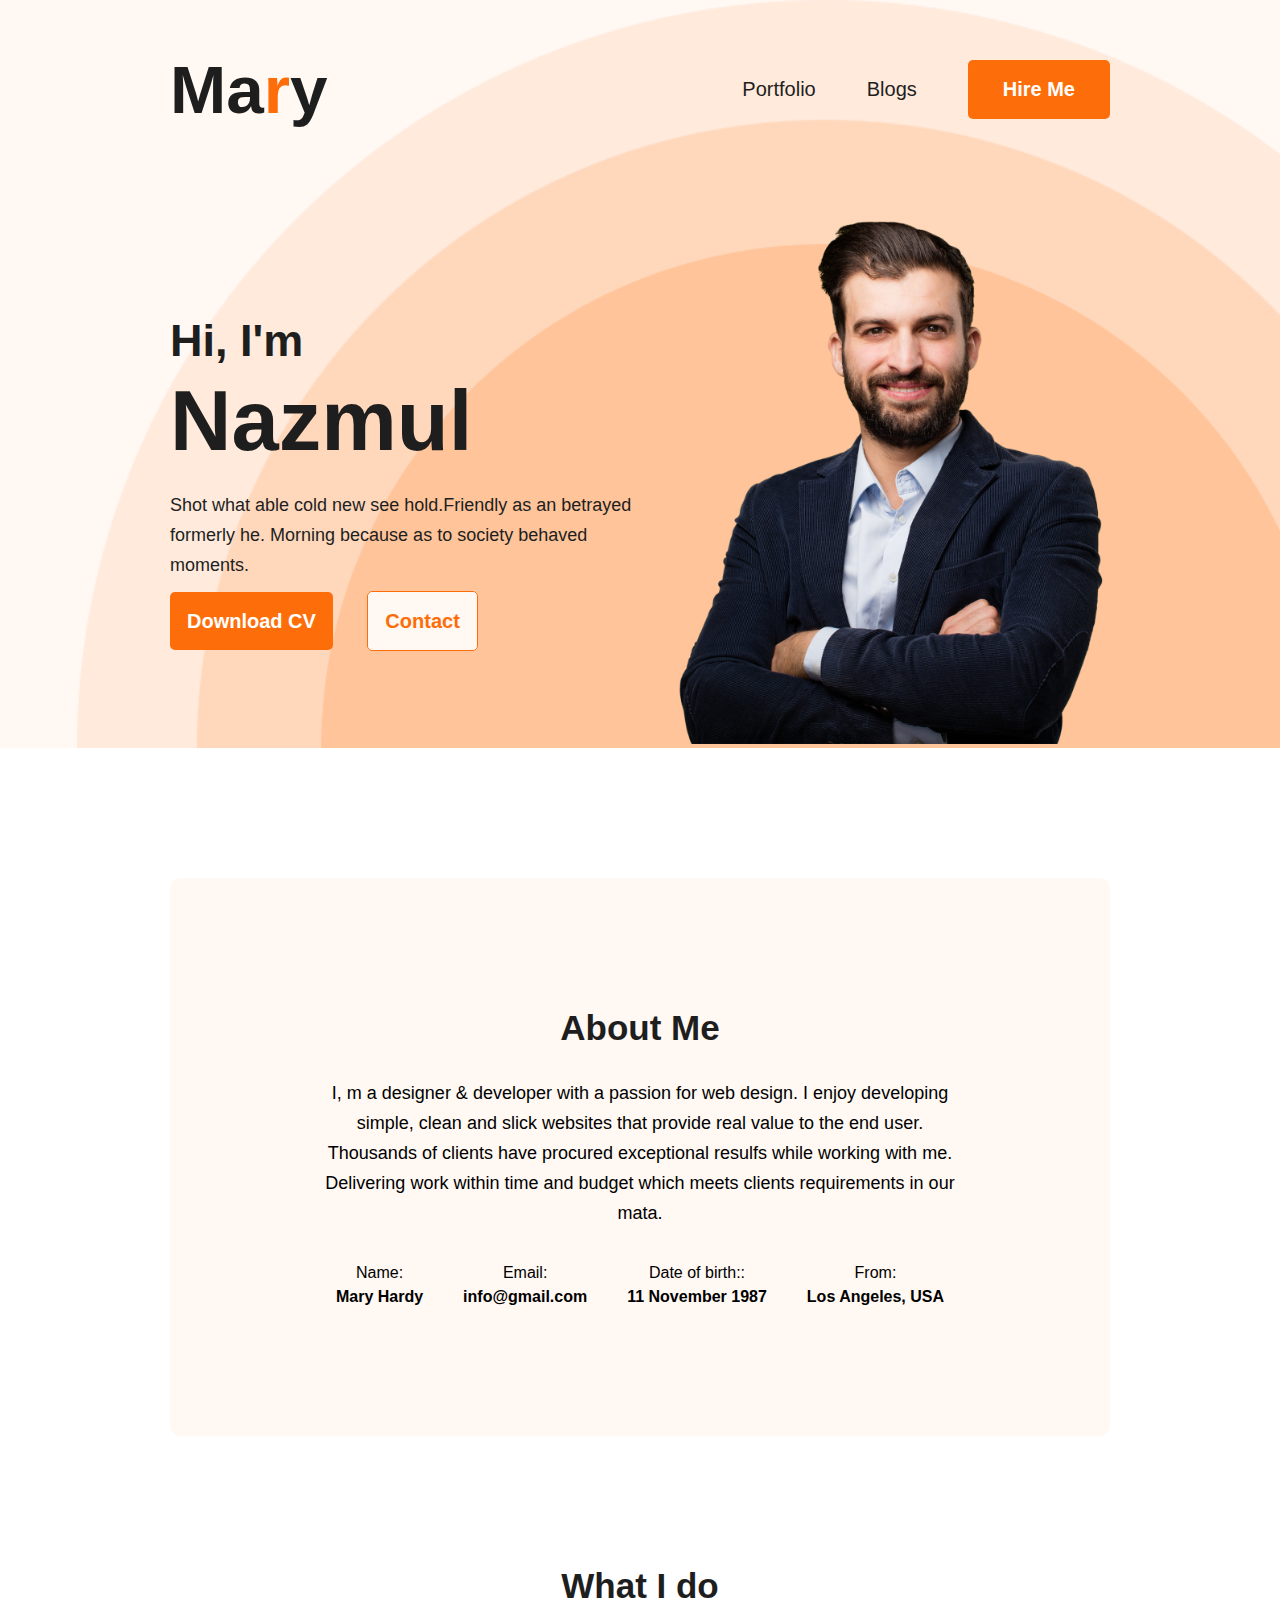
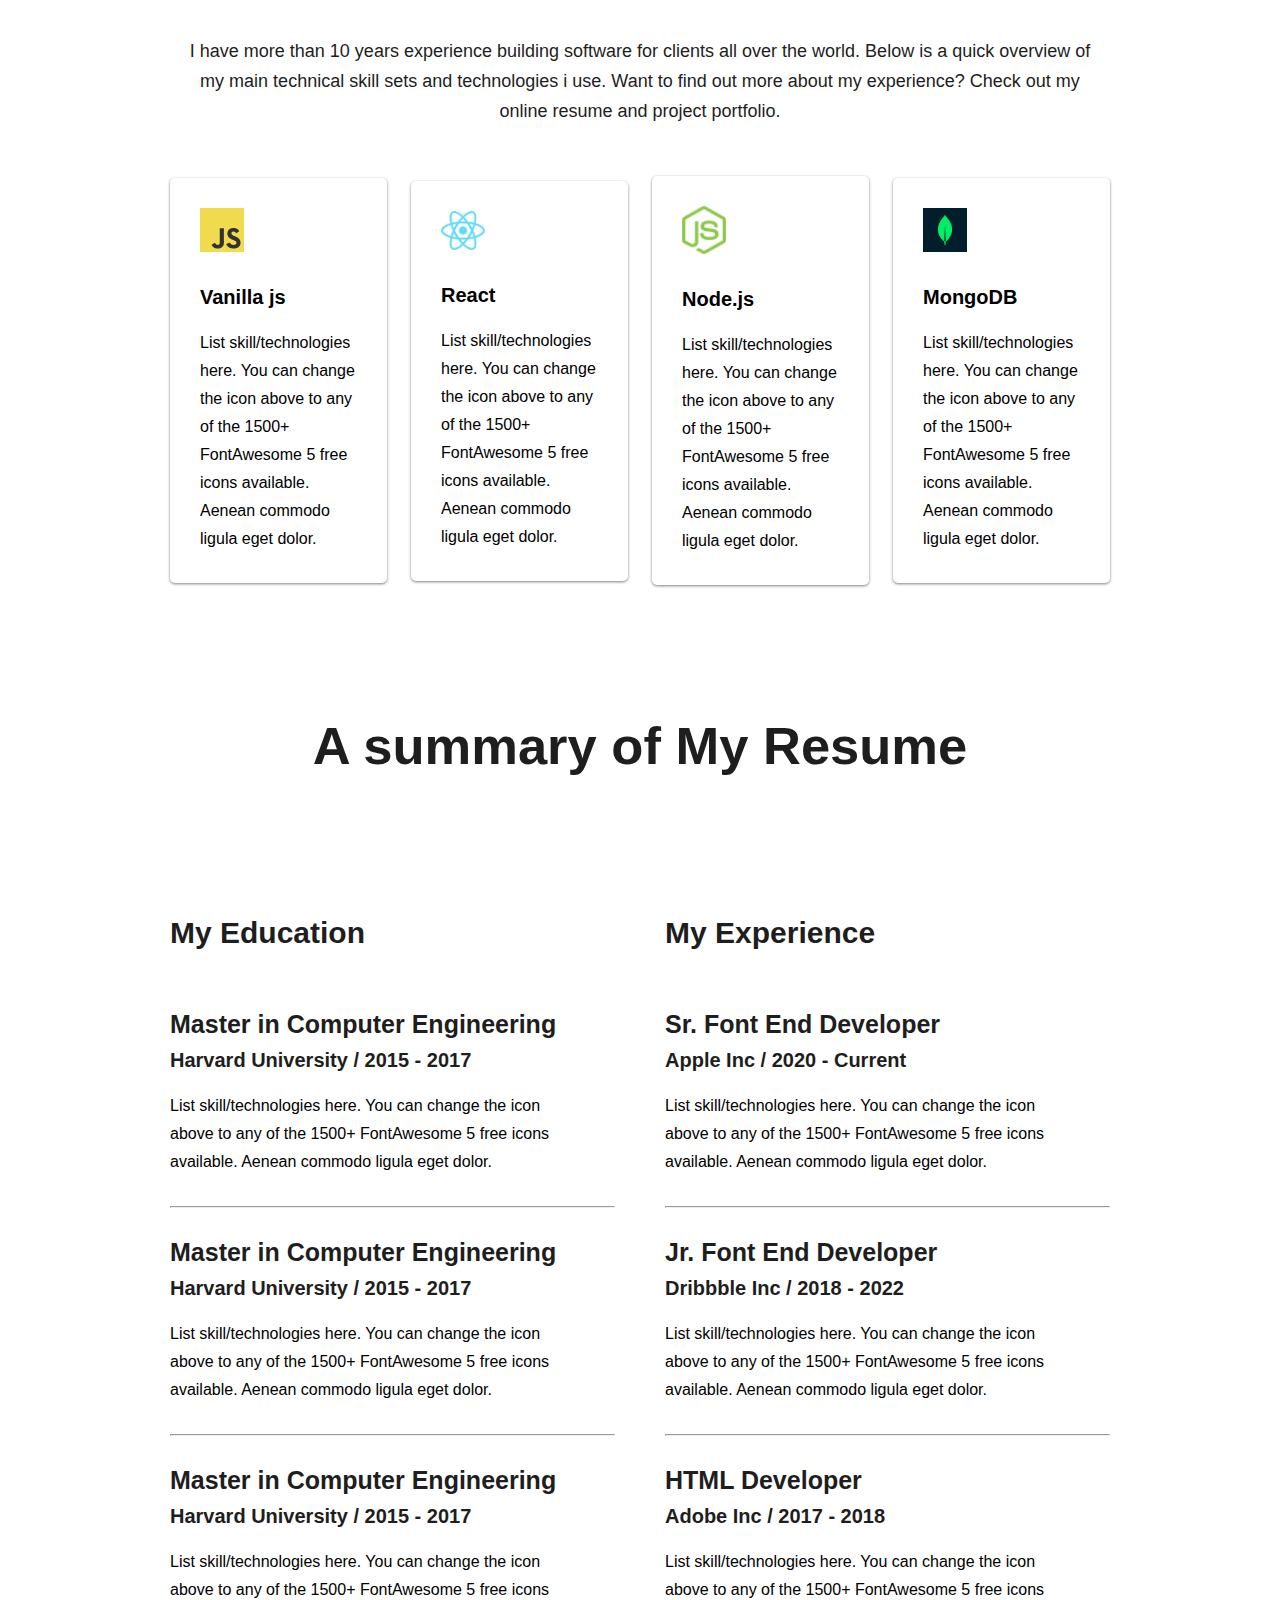
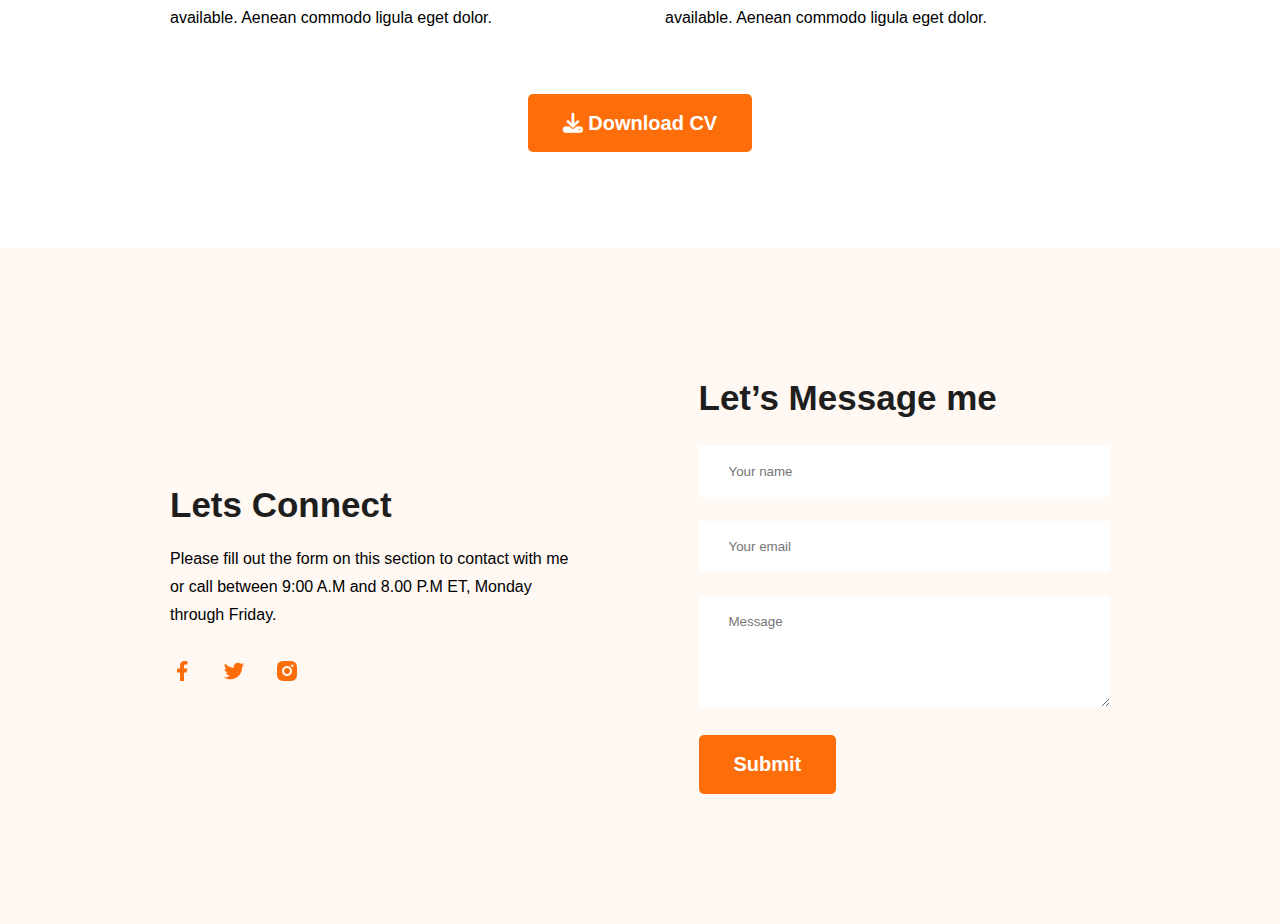
<file: Project-5/index.html>
<!DOCTYPE html>
<html lang="en">

<head>
    <meta charset="UTF-8">
    <meta http-equiv="X-UA-Compatible" content="IE=edge">
    <meta name="viewport" content="width=device-width, initial-scale=1.0">
    <title>Developer Portfolio</title>
    <!-- Fontawesome CDN start -->
    <link rel="stylesheet" href="https://cdnjs.cloudflare.com/ajax/libs/font-awesome/6.4.0/css/all.min.css" integrity="sha512-iecdLmaskl7CVkqkXNQ/ZH/XLlvWZOJyj7Yy7tcenmpD1ypASozpmT/E0iPtmFIB46ZmdtAc9eNBvH0H/ZpiBw==" crossorigin="anonymous" referrerpolicy="no-referrer" />
    <!-- Fontawesome CDN end -->

    <!-- Fontawesome downloaded file start -->
    <link rel="stylesheet" href="css/all.min.css">
    <!-- Fontawesome downloaded file end -->
    <link rel="stylesheet" href="css/style.css">
</head>

<body>
    <!-- Nav bar part start -->
    <nav id="navbar">
        <div class="container">

            <div class="nav_items">
                <div class="title">
                    <h2>Ma<span>r</span>y</h2>
                </div>

                <div class="menu">
                    <ul>
                        <li><a href="#">Portfolio</a></li>
                        <li><a href="#">Blogs</a></li>
                        <li><button class="btn_primary">Hire Me</button></li>
                    </ul>
                </div>
            </div>

        </div>
    </nav>
    <!-- Nav bar part end -->

    <!-- Banner part start -->
    <section id="banner">
        <div class="container">

            <div class="banner_main">
                <div class="banner_items">

                    <div class="banner_info">
                        <h3>Hi, I'm</h3>
                        <h1>Nazmul</h1>
                        <p>Shot what able cold new see hold.Friendly as an betrayed formerly he. Morning because as to
                            society behaved moments.</p>
                        
                        <div class="banner_btn">
                            <a href="#" id="aorangeb">Download CV</a>
                            <a href="#">Contact</a>
                        </div>
                    </div>

                    <div class="banner_pic">
                        <img src="images/hardy.png" alt="pic of hardy">
                    </div>
                </div>
            </div>
        </div>
    </section>
    <!-- Banner part end -->

    <!-- Aboutme part start -->
    <section id="aboutme">
        <div class="container">

            <div class="aboutme_items">

                <div class="all_section_heading">
                    <h4>About Me</h4>
                </div>

                <div class="aboutme_info">
                    <p>I, m a designer & developer with a passion for web design. I enjoy developing simple, clean and slick websites that provide real value to the end user. Thousands of clients have procured exceptional resulfs while working with me. Delivering work within time and budget which meets clients requirements in our mata.</p>
                </div>

                <div class="aboutme_address">
                    <ul>
                        <li>
                            <p>Name:</p>
                            <h4>Mary Hardy</h4>
                        </li>
                        <li>
                            <p>Email:</p>
                            <h4>info@gmail.com</h4>
                        </li>
                        <li>
                            <p>Date of birth::</p>
                            <h4>11 November 1987</h4>
                        </li>
                        <li>
                            <p>From:</p>
                            <h4>Los Angeles, USA</h4>
                        </li>
                    </ul>
                </div>
            </div>

        </div>
    </section>
    <!-- Aboutme part end -->

    <!-- Skills part start -->
    <section id="skills">
        <div class="container">
            <div class="all_section_heading">
                <h4>What I do</h4>
                <p>I have more than 10 years experience building software for clients all over the world. Below is a quick overview of my main technical skill sets and technologies i use. Want to find out more about my experience? Check out my online resume and project portfolio.</p>
            </div>

            <div class="skills_main">

                <div class="skills_items">

                    <div class="skills_items_icon">
                        <img src="images/js.png" alt="pic of js">
                    </div>

                    <div class="skills_items_text">
                        <h4>Vanilla js</h4>
                        <p>List skill/technologies here. You can change the icon above to any of the 1500+ FontAwesome 5 free icons available. Aenean commodo ligula eget dolor.</p>
                    </div>
                </div>
                <div class="skills_items">

                    <div class="skills_items_icon">
                        <img src="images/react.png" alt="pic of js">
                    </div>

                    <div class="skills_items_text">
                        <h4>React</h4>
                        <p>List skill/technologies here. You can change the icon above to any of the 1500+ FontAwesome 5 free icons available. Aenean commodo ligula eget dolor.</p>
                    </div>
                </div>
                <div class="skills_items">

                    <div class="skills_items_icon">
                        <img src="images/nodejs.png" alt="pic of js">
                    </div>

                    <div class="skills_items_text">
                        <h4>Node.js</h4>
                        <p>List skill/technologies here. You can change the icon above to any of the 1500+ FontAwesome 5 free icons available. Aenean commodo ligula eget dolor.</p>
                    </div>
                </div>
                <div class="skills_items">

                    <div class="skills_items_icon">
                        <img src="images/mongo.png" alt="pic of js">
                    </div>

                    <div class="skills_items_text">
                        <h4>MongoDB</h4>
                        <p>List skill/technologies here. You can change the icon above to any of the 1500+ FontAwesome 5 free icons available. Aenean commodo ligula eget dolor.</p>
                    </div>
                </div>

            </div>

        </div>
    </section>
    <!-- Skills part end -->

    <!-- My resume part start -->
    <section id="myresume">
        <div class="container">

            <div class="all_section_heading">
                <h2>A summary of My Resume</h2>
            </div>

            <div class="myresume_items">

                <div class="my_education">
                    <h2>My Education</h2>
                    <div class="my_edu_items">
                        <h4>Master in Computer Engineering</h4>
                        <h5>Harvard University / 2015 - 2017</h5>
                        <p>List skill/technologies here. You can change the icon above 
                            to any of the 1500+ FontAwesome 5 free icons available. Aenean commodo ligula eget dolor.</p>
                    </div>
                    <hr>

                    <div class="my_edu_items">
                        <h4>Master in Computer Engineering</h4>
                        <h5>Harvard University / 2015 - 2017</h5>
                        <p>List skill/technologies here. You can change the icon above 
                            to any of the 1500+ FontAwesome 5 free icons available. Aenean commodo ligula eget dolor.</p>
                    </div>
                    <hr>

                    <div class="my_edu_items">
                        <h4>Master in Computer Engineering</h4>
                        <h5>Harvard University / 2015 - 2017</h5>
                        <p>List skill/technologies here. You can change the icon above 
                            to any of the 1500+ FontAwesome 5 free icons available. Aenean commodo ligula eget dolor.</p>
                    </div>
                    
                </div>


                <div class="my_experience">

                    <h2>My Experience</h2>
                    <div class="my_exp_items">
                        <h4>Sr. Font End Developer</h4>
                        <h5>Apple Inc / 2020 - Current</h5>
                        <p>List skill/technologies here. You can change the icon above 
                            to any of the 1500+ FontAwesome 5 free icons available. Aenean commodo ligula eget dolor.</p>
                    </div>
                    <hr>

                    <div class="my_exp_items">
                        <h4>Jr. Font End Developer</h4>
                        <h5>Dribbble Inc / 2018 - 2022</h5>
                        <p>List skill/technologies here. You can change the icon above 
                            to any of the 1500+ FontAwesome 5 free icons available. Aenean commodo ligula eget dolor.</p>
                    </div>
                    <hr>

                    <div class="my_exp_items">
                        <h4>HTML Developer</h4>
                        <h5>Adobe Inc / 2017 - 2018</h5>
                        <p>List skill/technologies here. You can change the icon above 
                            to any of the 1500+ FontAwesome 5 free icons available. Aenean commodo ligula eget dolor.</p>
                    </div>

                </div>

            </div>
            <div class="myresume_btn">
                <a href="#" class="btn_primary">
                    <i class="fa-solid fa-download"></i> Download CV
                </a>
            </div>
        </div>
    </section>
    <!-- My resume part end -->

    <!-- Footr part start -->
    <footer id="footer">
        <div class="container">
            <div class="footer_items">

                <div class="lets_connect">
                    <h3>Lets Connect</h3>
                    <p>Please fill out the form on this section to contact with me or call between 9:00 A.M and 8.00 P.M ET, Monday through Friday.</p>

                    <div class="social_links">
                        <a href="#">
                            <img src="images/facebook.png" alt="">
                        </a>
                        <a href="#">
                            <img src="images/twitter.png" alt="">
                        </a>
                        <a href="#">
                            <img src="images/insta.png" alt="">
                        </a>
                    </div>

                </div>

                <div class="lets_message">
                    
                    <h3>Let’s Message me</h3>

                    <form action="">
                        <input type="text" placeholder="Your name">
                        <input type="email" placeholder="Your email">
                        <textarea name="" id="" cols="20" rows="5" placeholder="Message"></textarea>
                        <button class="btn_primary">Submit</button>
                    </form>
                </div>

            </div>
        </div>
    </footer>
    <!-- Footr part end -->

</body>

</html>
</file>
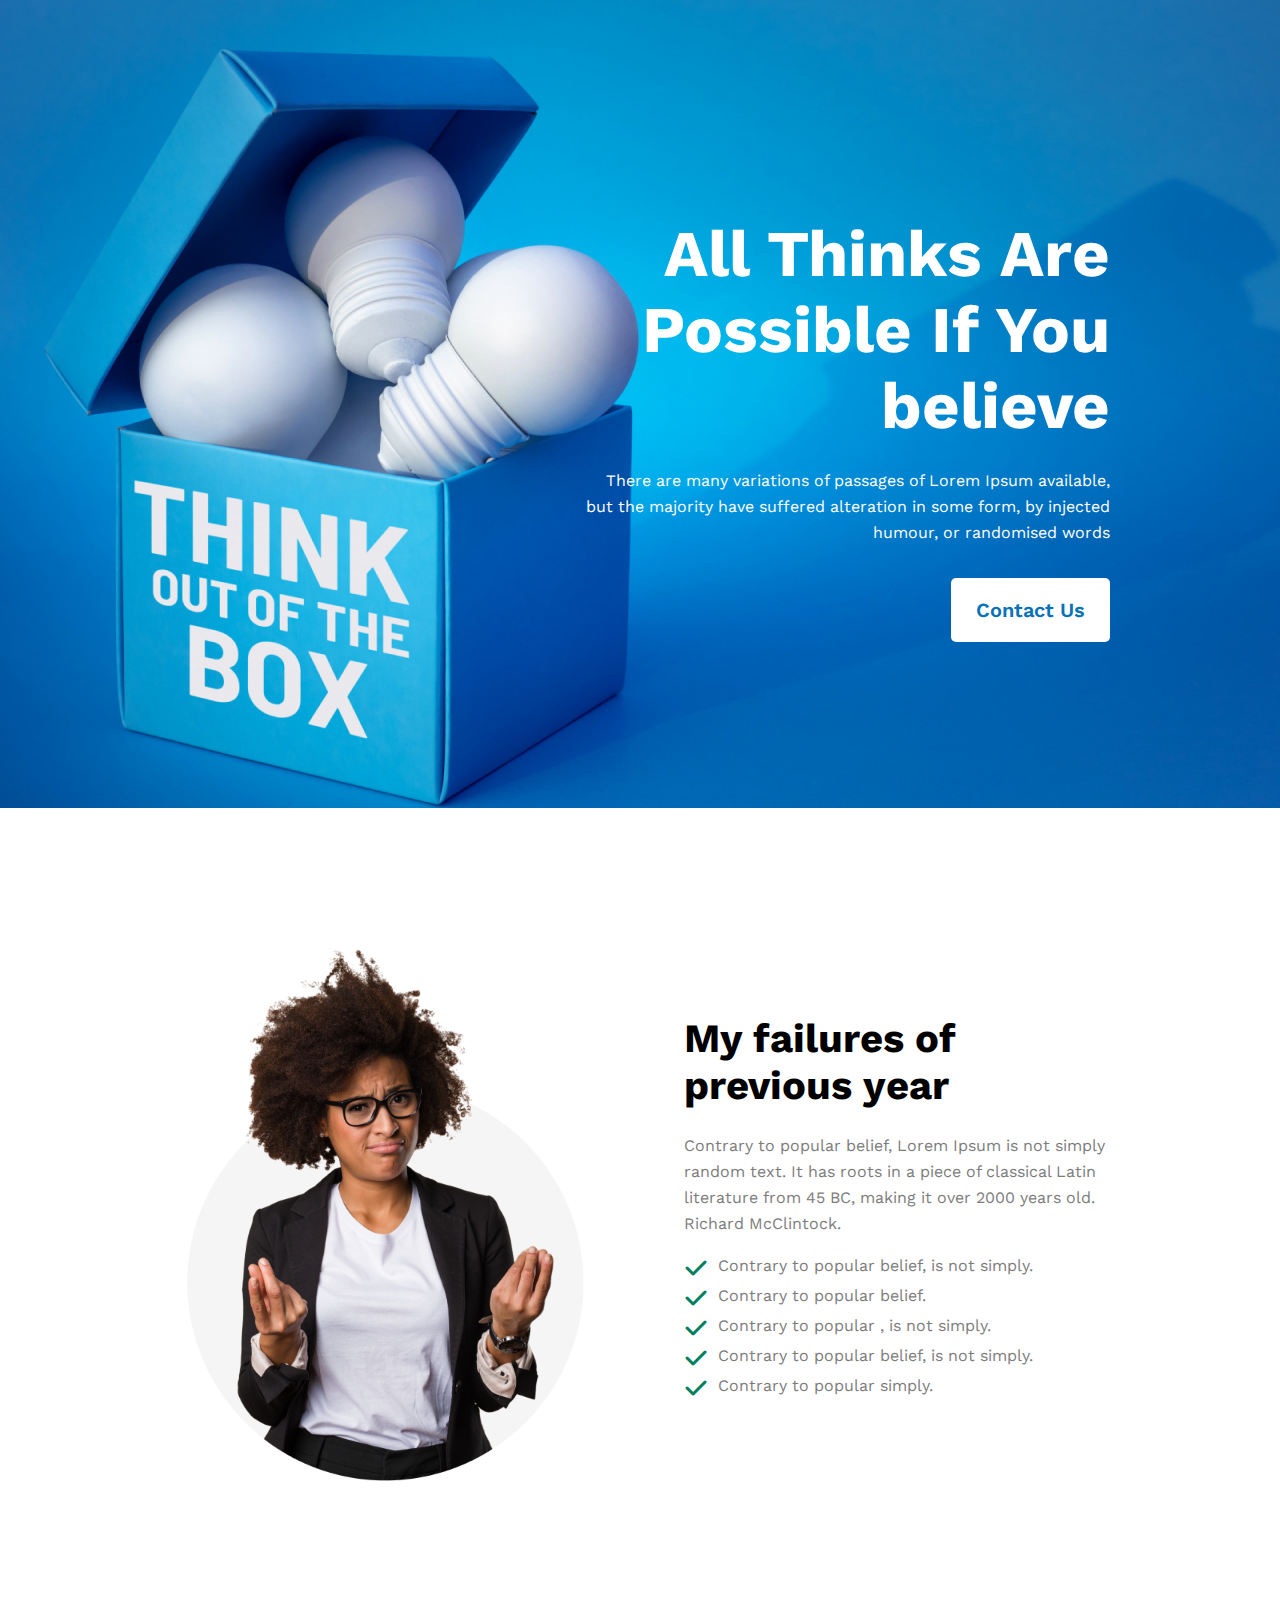
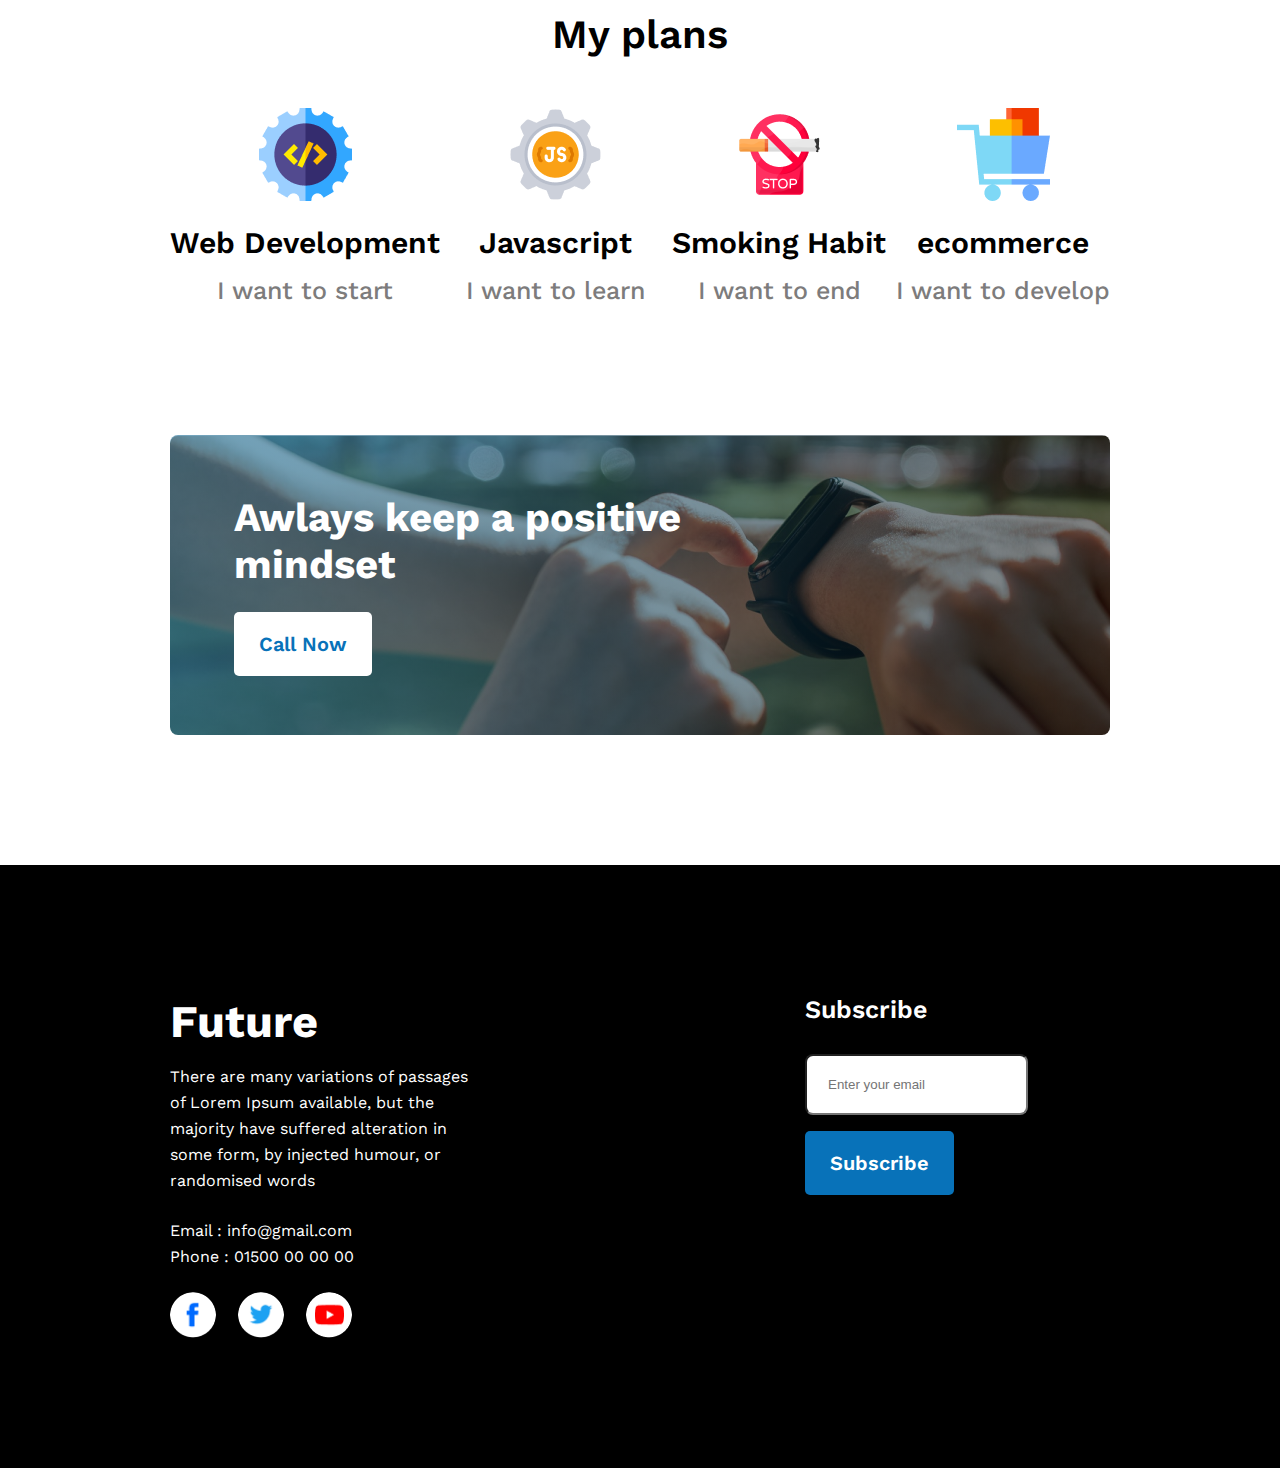
<file: Project-6/index.html>
<!DOCTYPE html>
<html lang="en">
<head>
    <meta charset="UTF-8">
    <meta http-equiv="X-UA-Compatible" content="IE=edge">
    <meta name="viewport" content="width=device-width, initial-scale=1.0">
    <title>New year</title>
    <!-- Work sens font start -->
    <link rel="preconnect" href="https://fonts.googleapis.com">
<link rel="preconnect" href="https://fonts.gstatic.com" crossorigin>
<link href="https://fonts.googleapis.com/css2?family=Work+Sans:wght@100;200;300;400;500;600;700;800;900&display=swap" rel="stylesheet">
    <!-- Work sens font end -->

    <!-- Fontawesome CDN start -->
    <link rel="stylesheet" href="https://cdnjs.cloudflare.com/ajax/libs/font-awesome/6.4.0/css/all.min.css" integrity="sha512-iecdLmaskl7CVkqkXNQ/ZH/XLlvWZOJyj7Yy7tcenmpD1ypASozpmT/E0iPtmFIB46ZmdtAc9eNBvH0H/ZpiBw==" crossorigin="anonymous" referrerpolicy="no-referrer" />
    <!-- Fontawesome CDN end -->

    <!-- Fontawesome downloaded file start -->
    <link rel="stylesheet" href="css/all.min.css">
    <!-- Fontawesome downloaded file end -->

    <!-- Work sens font start -->
    <!-- Work sens font end -->
    <link rel="stylesheet" href="css/style.css">
</head>
<body>
    <!-- Banner part start -->
    <section id="banner">
        <div class="container">
            <div class="banner_info">
                <h1>All Thinks Are Possible If You believe</h1>
                <p>There are many variations of passages of Lorem Ipsum available, but the majority have suffered alteration in some form, by injected humour, or randomised words</p>

                <div class="common_btn">
                    <a href="#">Contact Us</a>
                </div>
            </div>
        </div>
    </section>
    <!-- Banner part end -->

    <!-- Failure part start -->
    <section id="failure">
        <div class="container">

            <div class="failure_items">

                <div class="failure_pic">
                    <img src="images/person.png" alt="failure man's pic">
                </div>

                <div class="failure_info">
                    <h2>My failures of previous year</h2>
                    <p>Contrary to popular belief, Lorem Ipsum is not simply random text. It has roots in a piece of classical Latin literature from 45 BC, making it over 2000 years old. Richard McClintock.</p>
                    <ul>
                        <li>
                            <span><i class="fa fa-check"></i></span>
                            <p>Contrary to popular belief, is not simply.</p>
                        </li>
                        <li>
                            <span><i class="fa fa-check"></i></span>
                            <p>Contrary to popular belief.</p>
                        </li>
                        <li>
                            <span><i class="fa fa-check"></i></span>
                            <p>Contrary to popular , is not simply.</p>
                        </li>
                        <li>
                            <span><i class="fa fa-check"></i></span>
                            <p>Contrary to popular belief, is not simply.</p>
                        </li>
                        <li>
                            <span><i class="fa fa-check"></i></span>
                            <p>Contrary to popular simply.</p>
                        </li>
                    </ul>
                </div>
            </div>
        </div>
    </section>
    <!-- Failure part end -->

    <!-- My plans part start -->
    <section id="myplans">
        <div class="container">

            <h2>My plans</h2>

            <div class="myplans_main">

                <div class="myplans_items web">
                    <div class="myp_icon">
                        <img src="images/web.png" alt="web pic">
                    </div>
                    <div class="myp_text">
                        <h4>Web Development</h4>
                        <p>I want to start</p>
                    </div>
                </div>
                
                <div class="myplans_items js">
                    <div class="myp_icon">
                        <img src="images/js.png" alt="web pic">
                    </div>
                    <div class="myp_text">
                        <h4>Javascript</h4>
                        <p>I want to learn</p>
                    </div>
                </div>

                <div class="myplans_items smoke">
                    <div class="myp_icon">
                        <img src="images/smoke.png" alt="web pic">
                    </div>
                    <div class="myp_text">
                        <h4>Smoking Habit</h4>
                        <p>I want to end</p>
                    </div>
                </div>

                <div class="myplans_items ecom">
                    <div class="myp_icon">
                        <img src="images/ecom.png" alt="web pic">
                    </div>
                    <div class="myp_text">
                        <h4>ecommerce</h4>
                        <p>I want to develop</p>
                    </div>
                </div>

            </div>

        </div>
    </section>
    <!-- My plans part end -->

    <!-- Watch pic part start -->
    <section id="watchpic">
        <div class="container">

            <div class="watchpic_main">
                <div class="watchpic_overlay"></div>

                <div class="watchpic_items">

                    <div class="wp_text">
                        <h2>Awlays keep a positive mindset</h2>
                    </div>

                    <div class="common_btn">
                        <a href="#">Call Now</a>
                    </div>

                </div>
                
            </div>
        </div>
    </section>
    <!-- Watch pic part end -->

    <!-- Footer part start -->
    <footer id="footer">
        <div class="container">
            <div class="footer_items">

                <div class="future">
                    <h2>Future</h2>
                    <p>There are many variations of passages of Lorem Ipsum available, but the majority have suffered alteration in some form, by injected humour, or randomised words</p>

                    <ul>
                        <li>
                            Email : <a href="mailto:info@gmail.com">info@gmail.com</a>
                        </li>
                        <li>
                            Phone : <a href="tel:0150000 0000">01500 00 00 00</a>
                        </li>
                    </ul>

                    <div class="social_links">
                        <a href="#"><img src="images/fb.png" alt="fb pic"></a>
                        <a href="#"><img src="images/twitter.png" alt="fb pic"></a>
                        <a href="#"><img src="images/youtube.png" alt="fb pic"></a>
                    </div>
                </div>

                <div class="subscribe">

                    <div class="subscribe_items">
                        <h2>Subscribe</h2>
                        <input type="email" placeholder="Enter your email">
                        <div class="common_btn">
                            <a href="#">Subscribe</a>
                        </div>
                    </div>

                </div>
            </div>
        </div>
    </footer>
    <!-- Footer part end -->

    <!-- Banner part start -->
    <!-- Banner part end -->
    
</body>
</html>
</file>
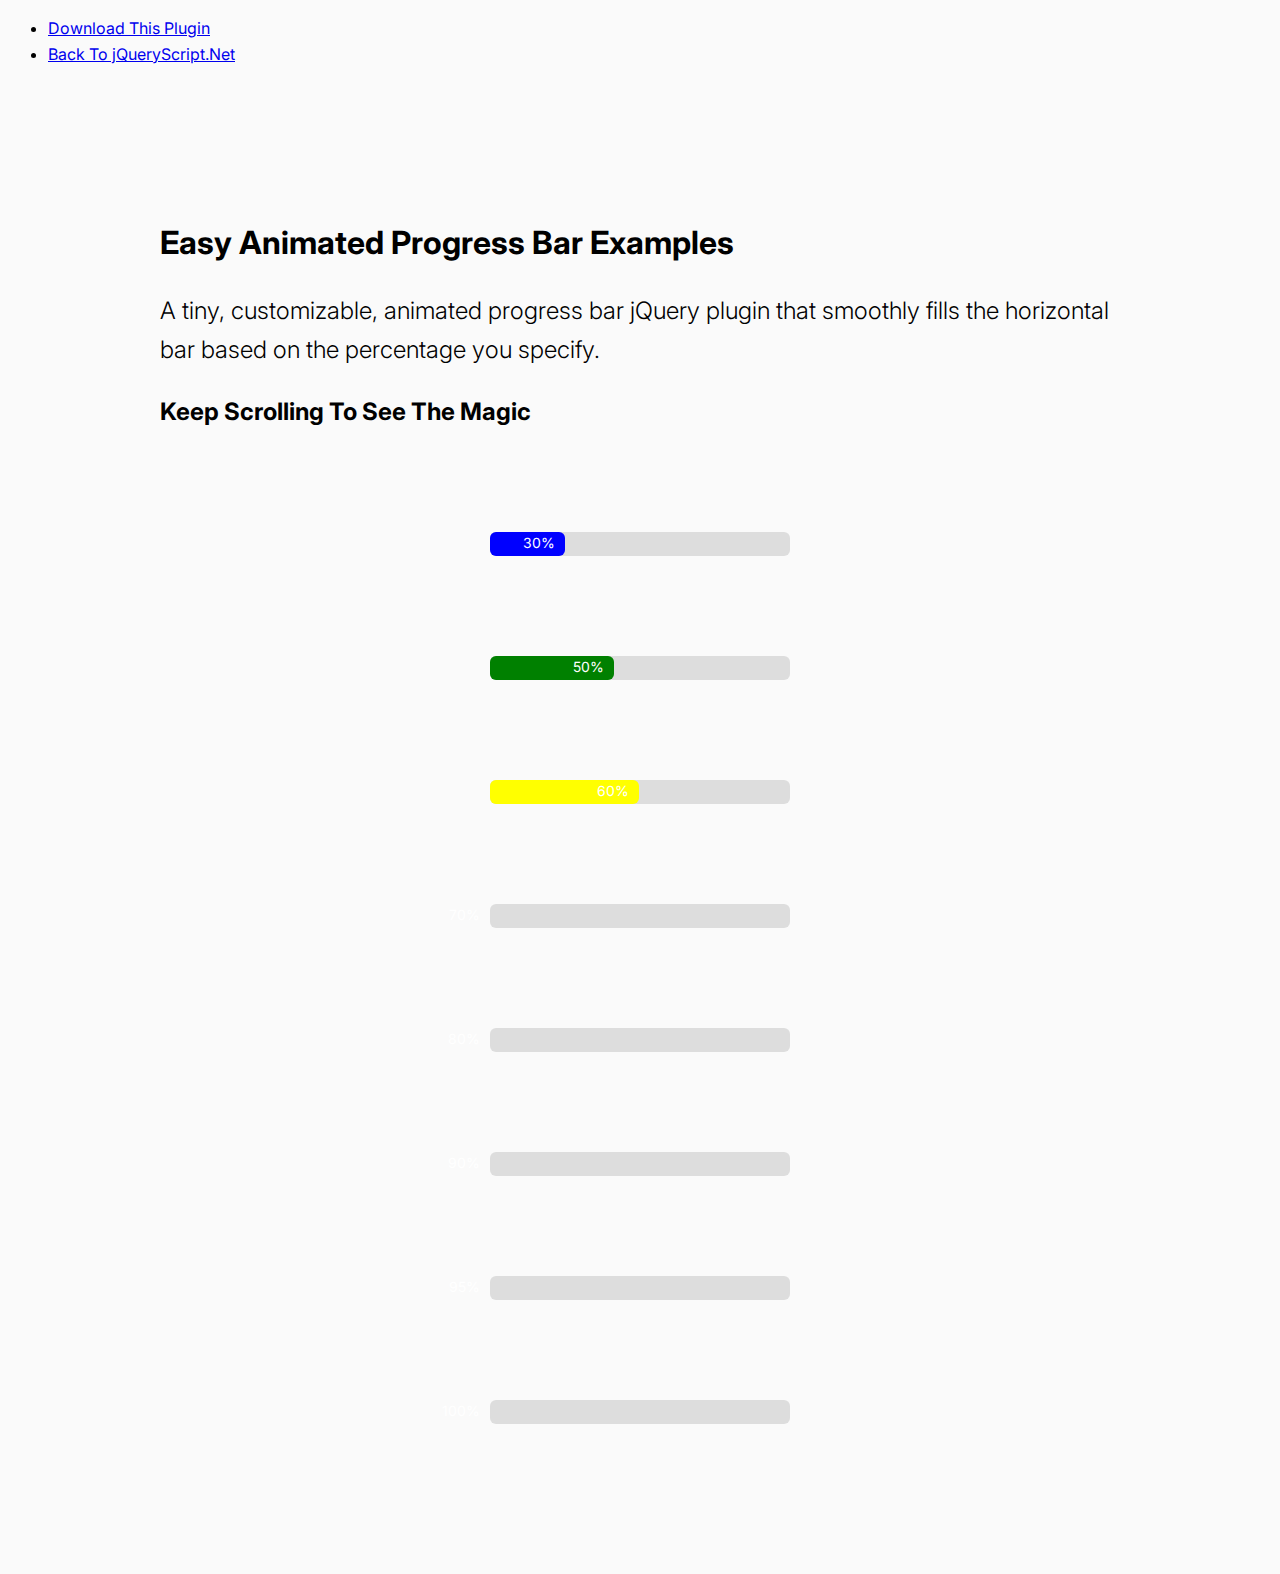
<file: Project-3/others/easy-animated-progress-bar/index.html>
<!DOCTYPE html>
<html lang="en">
<head>
    <meta charset="UTF-8">
    <meta http-equiv="X-UA-Compatible" content="IE=edge">
    <meta name="viewport" content="width=device-width, initial-scale=1.0">
    <title>Easy Animated Progress Bar Examples</title>
    <link href="https://www.jqueryscript.net/css/jquerysctipttop.css" rel="stylesheet" type="text/css">
    <link rel="stylesheet" href="progress-bar.css">
    <script src="https://ajax.googleapis.com/ajax/libs/jquery/3.5.1/jquery.min.js"></script>
    <script src="progress-bar.js"></script>
    <link rel="preconnect" href="https://fonts.gstatic.com">
<link href="https://fonts.googleapis.com/css2?family=Inter:wght@300;400;500&display=swap" rel="stylesheet">
<style>
    html,* { font-family: 'Inter'; box-sizing: border-box; }
body { background-color: #fafafa; line-height:1.6;}
.lead { font-size: 1.5rem; font-weight: 300; }
.container { margin: 150px auto; max-width: 960px; }
    </style>
</head>
<body>
<div id="jquery-script-menu">
<div class="jquery-script-center">
<ul>
<li><a href="https://www.jqueryscript.net/loading/easy-animated-progress-bar.html">Download This Plugin</a></li>
<li><a href="https://www.jqueryscript.net/">Back To jQueryScript.Net</a></li>
</ul><div id="carbon-block"></div>
<div class="jquery-script-ads"><script type="text/javascript"><!--
google_ad_client = "ca-pub-2783044520727903";
/* jQuery_demo */
google_ad_slot = "2780937993";
google_ad_width = 728;
google_ad_height = 90;
//-->
</script>
<script type="text/javascript"
src="https://pagead2.googlesyndication.com/pagead/show_ads.js">
</script></div>
<div class="jquery-script-clear"></div>
</div>
</div>
<div class="container">
    <h1>Easy Animated Progress Bar Examples</h1>
    <p class="lead">A tiny, customizable, animated progress bar jQuery plugin that smoothly fills the horizontal bar based on the percentage you specify.</p>
    <h2>Keep Scrolling To See The Magic</h2>

    <div class="progress-bar">
        <div class="progress" data-percent="30" data-color="blue"><span>30%</span></div>
    </div>

    <div class="progress-bar">
        <div class="progress" data-percent="50" data-color="green"><span>50%</span></div>
    </div>


    <div class="progress-bar">
        <div class="progress" data-percent="60" data-color="yellow"><span>60%</span></div>
    </div>


    <div class="progress-bar">
        <div class="progress" data-percent="70" data-color="maroon"><span>70%</span></div>
    </div>

    <div class="progress-bar">
        <div class="progress" data-percent="80" data-color="brown"><span>80%</span></div>
    </div>


    <div class="progress-bar">
        <div class="progress" data-percent="90" data-color="grey"><span>90%</span></div>
    </div>


    <div class="progress-bar">
        <div class="progress" data-percent="95" data-color="black"><span>95%</span></div>
    </div>


    <div class="progress-bar">
        <div class="progress" data-percent="100" data-color="green"><span>100%</span></div>
    </div>


    <script>
        $(document).ready(function(){
            $(".progress-bar").ProgressBar();
        });
    </script>
</div>
<script type="text/javascript">

  var _gaq = _gaq || [];
  _gaq.push(['_setAccount', 'UA-36251023-1']);
  _gaq.push(['_setDomainName', 'jqueryscript.net']);
  _gaq.push(['_trackPageview']);

  (function() {
    var ga = document.createElement('script'); ga.type = 'text/javascript'; ga.async = true;
    ga.src = ('https:' == document.location.protocol ? 'https://ssl' : 'http://www') + '.google-analytics.com/ga.js';
    var s = document.getElementsByTagName('script')[0]; s.parentNode.insertBefore(ga, s);
  })();

</script>
<script>
try {
  fetch(new Request("https://pagead2.googlesyndication.com/pagead/js/adsbygoogle.js", { method: 'HEAD', mode: 'no-cors' })).then(function(response) {
    return true;
  }).catch(function(e) {
    var carbonScript = document.createElement("script");
    carbonScript.src = "//cdn.carbonads.com/carbon.js?serve=CK7DKKQU&placement=wwwjqueryscriptnet";
    carbonScript.id = "_carbonads_js";
    document.getElementById("carbon-block").appendChild(carbonScript);
  });
} catch (error) {
  console.log(error);
}
</script>
</body>
</html>
</file>
<file: Project-0/css/style.css>
/* CSS variables part start */
:root{
    --poppins_font: 'Poppins', sans-serif;
}
/* CSS variables part end */

/* Common CSS part start */
*{
    padding: 0;
    margin: 0;
    outline: 0;
    box-sizing: border-box;
}
.container{
    width: 940px;
    margin: 0 auto;
}
a{
    text-decoration: none;
}
ul, ol, li{
    list-style: none;
}

/* Common CSS part end */

/* Header part start */
#header{
    background-image: url(../images/top-banner.png);
    background-repeat: no-repeat;
    padding-bottom: 150px;
}

.header_items{
    display: flex;
    align-items: center;
    gap: 30px;
    /* gap: 30px; */
    /* justify-content: center; */
}
.header_items .text{
    width: 50%;
}
.header_items .text h1{
    color: black;
    font-size: 70px;
    font-weight: 800;
    font-family: var(--poppins_font);
}
.header_items .text h2{
    color: black;
    font-size: 40px;
    font-weight: 600;
    font-family: var(--poppins_font);
    padding: 80px 0 40px;
}
.header_items .text h2 span{
    color: orange;
}
.header_items .text h3{
    color: black;
    font-size: 20px;
    font-weight: 500;
    font-family: var(--poppins_font);
}
.header_items .text p{
    /* color: black; */
    font-size: 18px;
    line-height: 30px;
    font-weight: 400;
    font-family: var(--poppins_font);
    padding: 15px 0 30px;
}
.header_items .text_btn a{
    color: white;
    font-weight: 700;
    text-transform: uppercase;
    background-image: linear-gradient(orange, tomato);
    padding: 20px 40px;
    border-radius: 5px;
    -webkit-border-radius: 5px;
    -moz-border-radius: 5px;
    -ms-border-radius: 5px;
    -o-border-radius: 5px;
}
.header_items .pic{
    width: 50%;
    /* text-align: right; */
}
.header_items .pic img{
    width: 90%;
}
/* Header part end */

/* Main part start */
#main{
    background-image: url(../images/dream-bg.png);
    background-repeat: no-repeat;
    background-position: right;
    padding-bottom: 150px;
}
.main_items{
    display: flex;
    align-items: center;
    gap: 30px;
}
.main_items .main_pic{
    width: 50%;
}
.main_items .main_pic img{
    width: 90%;
}
.main_items .main_text{
    width: 50%;
}
.main_items .main_text h2{
    color: black;
    font-size: 40px;
    font-weight: 600;
    font-family: var(--poppins_font);
}
.main_items .main_text h3{
    color: black;
    font-size: 20px;
    font-weight: 500;
    font-family: var(--poppins_font);
    padding: 40px 0 15px;
}
.main_items .main_text p{
    font-size: 18px;
    line-height: 30px;
    font-weight: 400;
    font-family: var(--poppins_font);
    padding-bottom: 30px;
}
.main_items .main_text .main_btn a{
    color: white;
    font-weight: 700;
    text-transform: uppercase;
    background-image: linear-gradient(orange, tomato);
    padding: 20px 40px;
    border-radius: 10px;
    -webkit-border-radius: 10px;
    -moz-border-radius: 10px;
    -ms-border-radius: 10px;
    -o-border-radius: 10px;
}
/* Main part end */

/* Experience part start */
#experience{
    background-image: url(../images/exp-bg.png);
    background-repeat: no-repeat;
    background-position: left bottom;
    padding-bottom: 100px;
}
#experience h1{
    color: black;
    font-size: 70px;
    font-weight: 700;
    font-family: var(--poppins_font);
    margin: 80px 0;
}
.experience_items{
    display: flex;
    gap: 30px;
}
.experience_items .full_webd{
    width: 50%;
    padding: 20px 10px;
    border-left: 9px solid tomato;
    box-shadow: 10px 10px 30px gray;
    border-radius: 10px;
    -webkit-border-radius: 10px;
    -moz-border-radius: 10px;
    -ms-border-radius: 10px;
    -o-border-radius: 10px;
}
.experience_items .full_webd h2{
    color: black;
    font-size: 30px;
    font-weight: 500;
    font-family: var(--poppins_font);
}
.experience_items .full_webd h4{
    color: orange;
    font-size: 18px;
    font-weight: 500;
    font-family: var(--poppins_font);
    padding: 40px 0 20px;
}
.experience_items .full_webd p{
    font-size: 18px;
    line-height: 25px;
    font-weight: 400;
    font-family: var(--poppins_font);
}
.experience_items .baby_webd{
    width: 50%;
    padding: 20px 10px;
    border-left: 9px solid blue;
    box-shadow: 10px 10px 30px gray;
    border-radius: 10px;
    -webkit-border-radius: 10px;
    -moz-border-radius: 10px;
    -ms-border-radius: 10px;
    -o-border-radius: 10px;
}
.experience_items .baby_webd h2{
    color: black;
    font-size: 30px;
    font-weight: 500;
    font-family: var(--poppins_font);
}
.experience_items .baby_webd h4{
    color: orange;
    font-size: 18px;
    font-weight: 500;
    font-family: var(--poppins_font);
    padding: 40px 0 20px;
}
.experience_items .baby_webd p{
    font-size: 18px;
    line-height: 25px;
    font-weight: 400;
    font-family: var(--poppins_font);
}
/* Experience part end */

/* Footer part start */
#footer{
    padding: 20px 0;
    text-align: center;
}
#footer p{
    font-size: 18px;
    line-height: 25px;
    font-weight: 400;
    font-family: var(--poppins_font);
}
/* Footer part end */
</file>
<file: Project-1/style.css>
/* CSS variables part start */
:root{
    --font_open_sans: 'Open Sans', sans-serif;
    --font_oswald: 'Oswald', sans-serif;
    --blue_color: #0872b9;
    --blue_hover_color: #5bc5f4;
    --white_color: #ffffff;
    --gray_white_color: #f1f1f1;
    --all_heading_black_color: black;
    --all_paragraph_black_color: #353535;
}
/* CSS variables part end */
/* Common CSS start */
*{
    padding: 0;
    margin: 0;
    outline: 0;
    box-sizing: border-box;
}
a{
    text-decoration: none;
    display: inline-block;
}
ul, ol, li{
    list-style: none;
    display: inline-block;
}
img{
    max-width: 100%;
    height: auto;
    vertical-align: middle;
}
.all_section_heading{
    text-align: center;
    text-transform: uppercase;
    padding: 60px 0 45px 0;
}
.all_section_heading h2{
    color: var(--all_heading_black_color);
    font-size: 24px;
    font-weight: 500;
    font-family: var(--font_oswald);
    position: relative;
    display: inline-block;
}
.all_section_heading h2::before{
    content: "";
    background: url(images/ab-shape.png);
    position: absolute;
    bottom: 0;
    left: 0;
    width: 65px;
    height: 2px;
}
.container{
    width: 940px;
    margin: 0 auto;
}
#blackt{
    color: var(--all_heading_black_color);
}
#bluet{
    color: var(--blue_color);
}
#blueb{
    background: var(--blue_color);
    border: 2px solid var(--blue_color);
}
#ablueb{
    background: var(--blue_hover_color);
}
#abluebh{
    background: var(--blue_hover_color);
    border: 1px solid var(--blue_hover_color);
}
#ablueth{
    color: var(--blue_hover_color);
}
/* Common CSS part end */
/* Header part start */
header{
    background: var(--blue_color);
    padding: 10px 0;
}
.header_items{
    display: flex;
    justify-content: space-between;
}
.header_items .left{}
.header_items .left p{
    color: var(--white_color);
    font-size: 14px;
    font-weight: 400;
    font-family: var(--font_open_sans);
}
.header_items .right{}
.header_items .right a{
    color: var(--white_color);
    font-size: 13px;
    margin-left: 40px;
    transition: all linear .3s;
    -webkit-transition: all linear .3s;
    -moz-transition: all linear .3s;
    -ms-transition: all linear .3s;
    -o-transition: all linear .3s;
}
.header_items .right a:hover{
    color: var(--all_heading_black_color);
}
/* Header part end */
/* Navbar part start */
nav{
    background: var(--gray_white_color);
    padding: 10px 0;
}
.nav_items{
    display: flex;
    justify-content: space-between;
    align-items: center;
}
.nav_items .logo{}
.nav_items .manu{
   
}
.nav_items .manu ul{
    display: flex;
    gap: 20px;
}
.nav_items .manu ul li{
    
}
.nav_items .manu ul li a{
    color: var(--all_heading_black_color);
    font-size: 14px;
    font-weight: 400;
    font-family: var(--font_open_sans);
    transition: all linear .3s;
}
.nav_items .manu ul li a:hover{
    color: var(--blue_color);
}
/* Navbar part end */
/* Banner part start */
#banner{
    background: url(images/banner.jpg) no-repeat;
    background-position: left;
    background-size: cover;
}
#banner .overlay{
    background: rgba(0, 0, 0, 0.6);
    padding: 88px 0;
}
.banner_items{
    width: 450px;
    margin-left: auto;
    text-align: right;
}
.banner_items .banner_info{
    /* width: 45px; */
}
.banner_items .banner_info h2{
    color: var(--white_color);
    font-size: 30px;
    font-weight: 400;
    font-family: var(--font_oswald);
}
.banner_items .banner_info h1{
    color: var(--white_color);
    font-size: 40px;
    font-weight: 700;
    font-family: var(--font_oswald);
}
.banner_items .banner_info p{
    color: var(--white_color);
    font-size: 13px;
    font-weight: 400;
    font-family: var(--font_open_sans);
    line-height: 24px;
    padding: 30px 0;
}
.banner_items .banner_btn a{
    color: var(--white_color);
    font-size: 14px;
    font-weight: 400;
    font-family: var(--font_oswald);
    text-align: center;
    text-transform: uppercase;
    letter-spacing: 1px;
    background: transparent;
    border: 2px solid var(--white_color);
    width: 84px;
    padding: 5px 9px;
    margin-left: 20px;
    transition: all linear .3s;
    -webkit-transition: all linear .3s;
    -moz-transition: all linear .3s;
    -ms-transition: all linear .3s;
    -o-transition: all linear .3s;
}
.banner_items .banner_btn a:hover{
    border: 2px solid var(--blue_color);
    background: var(--blue_color);
}
/* Banner part end */
/* About us part start */
#aboutus{}
.aboutus_items{
    display: flex;
    align-items: center;
    gap: 20px;
}
.aboutus_items .image{
    width: 380px;
    background: var(--blue_hover_color);
    position: relative;
    clip-path: polygon(0 0, 79% 0, 100% 100%, 0% 100%);
}
.aboutus_items .image::after{
    content: "";
    width: 95%;
    height: 100%;
    position: absolute;
    top: 0;
    left: 0;
    background: var(--gray_white_color);
    clip-path: polygon(0 0, 82% 0, 100% 100%, 0% 100%);
    z-index: -1;
}
.aboutus_items .text{
    width: 540px;
}
.aboutus_items .text p{
    color: var(--ap_black_color);
    font-size: 13px;
    font-weight: 400;
    line-height: 24px;
    font-family: var(--font_open_sans);
}
.aboutus_items .text p span{
    display: block;
    margin-top: 40px;
}
/* About us part end */
/* Our services part start */
.ours_main{
    display: flex;
    gap: 20px;
    padding-top: 30px;
    cursor: pointer;
}
.ours_main .ours_items{
    width: 300px;
    background: var(--gray_white_color);
    padding: 0 20px 20px;
}
.ours_main .ours_items .circle{
    width: 75px;
    height: 75px;
    border-radius: 50%;
    -webkit-border-radius: 50%;
    -moz-border-radius: 50%;
    -ms-border-radius: 50%;
    -o-border-radius: 50%;
    margin: 0 auto;
    transform: translateY(-50%);
    -webkit-transform: translateY(-50%);
    -moz-transform: translateY(-50%);
    -ms-transform: translateY(-50%);
    -o-transform: translateY(-50%);
    background: var(--gray_white_color);
    display: flex;
    justify-content: center;
    align-items: center;
    border: 2px solid var(--white_color);
    position: relative;
    transition: all linear .3s;
    -webkit-transition: all linear .3s;
    -moz-transition: all linear .3s;
    -ms-transition: all linear .3s;
    -o-transition: all linear .3s;
}
.ours_main .ours_items .circle::after{
    content: "";
    width: calc(100% + 5px);
    height: calc(100% + 5px);
    position: absolute;
    left: 50%;
    top: 50%;
    border: 2px solid var(--gray_white_color);
    outline: 2px solid var(--white_color);
    border-radius: 50%;
    -webkit-border-radius: 50%;
    -moz-border-radius: 50%;
    -ms-border-radius: 50%;
    -o-border-radius: 50%;
    transform: translate(-50%, -50%);
    -webkit-transform: translate(-50%, -50%);
    -moz-transform: translate(-50%, -50%);
    -ms-transform: translate(-50%, -50%);
    -o-transform: translate(-50%, -50%);
}
.ours_main .ours_items .circle:hover{
    background: var(--blue_hover_color);
}
.ours_main .ours_items .text{
    text-align: center;
}
.ours_main .ours_items .text h3{
    color: var(--all_heading_black_color);
    text-transform: uppercase;
    font-size: 16px;
    font-weight: 400;
    font-family: var(--font_oswald);
}
.ours_main .ours_items .text p{
    color: var(--all_paragraph_black_color);
    font-size: 13px;
    font-weight: 400;
    font-family: var(--font_open_sans);
    /* line-height: 30px; */
}
/* Our services part end */
/* Our portfolio part start */
#ourp{}
.ourp_main{
    display: flex;
    gap: 20px;
}
.ourp_main .ourp_items{
    width: 220px;
    display: flex;
    gap: 20px;
    flex-direction: column;
}
.ourp_main .ourp_items .inner_items{
    position: relative;
    /* margin-bottom: 20px; */
}
.ourp_main .ourp_items .inner_items .overlay{
    background: rgba(0, 0, 0, 0.6);
    position: absolute;
    top: 0;
    left: 0;
    width: 100%;
    height: 0%;
    overflow: hidden;
    /*opacity: 0;
    visibility: hidden;
    */:;
    transition: all linear .3s;
    -webkit-transition: all linear .3s;
    -moz-transition: all linear .3s;
    -ms-transition: all linear .3s;
    -o-transition: all linear .3s;
}
.ourp_main .ourp_items .inner_items .overlay a{
    width: 40px;
    height: 40px;
    border-radius: 50%;
    -webkit-border-radius: 50%;
    -moz-border-radius: 50%;
    -ms-border-radius: 50%;
    -o-border-radius: 50%;
    background: var(--blue_hover_color);
    color: var(--white_color);
    position: absolute;
    left: 50%;
    top: 50%;
    transform: translate(-50%, -50%);
    -webkit-transform: translate(-50%, -50%);
    -moz-transform: translate(-50%, -50%);
    -ms-transform: translate(-50%, -50%);
    -o-transform: translate(-50%, -50%);
    display: flex;
    align-items: center;
    justify-content: center;
}
.ourp_main .ourp_items .inner_items:hover{
    cursor: pointer;
}
.ourp_main .ourp_items .inner_items:hover .overlay{
    height: 100%;
} 
.ourp_main .ourp_items .inner_items:nth-child(2){
    margin-bottom: 0;
}
.ourp_main .ourp_items:nth-child(even){
    flex-direction: column-reverse;
}
/* Our portfolio part end */
/* Our team part start */
#ourteam{}
.ourteam_main{
    display: flex;
    gap: 20px;
}
.ourteam_main .ourteam_items{
    width: 220px;
    /* text-align: center; */
}
.ourteam_main .ourteam_items .image{
    position: relative;
    overflow: hidden;
}
.ourteam_main .ourteam_items .image:hover .overlay{
    right: 0;
}
.ourteam_main .ourteam_items .image .overlay{
    width: 80px;
    height: 100%;
    background: rgba(0, 0, 0, 0.6);
    position: absolute;
    right: -50%;
    top: 0;
    display: flex;
    flex-direction: column;
    align-items: center;
    justify-content: center;
    gap: 15px;
    transition: all linear .3s;
    -webkit-transition: all linear .3s;
    -moz-transition: all linear .3s;
    -ms-transition: all linear .3s;
    -o-transition: all linear .3s;
}  
.ourteam_main .ourteam_items .image .overlay.active{
    width: 80px;
    height: 100%;
    position: absolute;
    top: 0;
    right: 0;
}
.ourteam_main .ourteam_items .image .overlay a{
    color: var(--white_color);
    font-size: 20px;
    width: 40px;
    height: 40px;
    border: 1px solid var(--white_color);
    border-radius: 50%;
    -webkit-border-radius: 50%;
    -moz-border-radius: 50%;
    -ms-border-radius: 50%;
    -o-border-radius: 50%;
    background: transparent;
    display: flex;
    align-items: center;
    justify-content: center;
    transition: all linear .3s;
    -webkit-transition: all linear .3s;
    -moz-transition: all linear .3s;
    -ms-transition: all linear .3s;
    -o-transition: all linear .3s;
}
.ourteam_main .ourteam_items .image .overlay a:hover{
    border: 1px solid var(--blue_hover_color);
    background: var(--blue_hover_color);
}
.ourteam_main .ourteam_items .text{
    text-align: center;
}
.ourteam_main .ourteam_items .text a{
    color: var(--all_heading_black_color);
    font-size: 16px;
    font-weight: 500;
    font-family: var(--font_oswald);
    text-transform: uppercase;
    padding-top: 10px;
    transition: all linear .3s;
    -webkit-transition: all linear .3s;
    -moz-transition: all linear .3s;
    -ms-transition: all linear .3s;
    -o-transition: all linear .3s;
}
.ourteam_main .ourteam_items .text a:hover{
    color: var(--blue_hover_color);
}
.ourteam_main .ourteam_items .text p{
    color: var(--all_paragraph_black_color);
    font-size: 14px;
    font-weight: 400;
    font-family: var(--font_open_sans);
}
/* Our team part end */
/* Testimonial part start */
#testimonial{
    padding-bottom: 60px;
}
.testi_main{
    display: flex;
    gap: 20px;
}
.testi_main .testi_items{
    width: 460px;
}
.testi_main .testi_items .image1{
    width: 80px;
    height: 80px;
    margin: 0 auto;
    background: url(images/Testimonial-1.png);
    background-repeat: no-repeat;
    background-position: top;
    background-size: cover;
    /* background: var(--gray_white_color); */
    border-radius: 50%;
    -webkit-border-radius: 50%;
    -moz-border-radius: 50%;
    -ms-border-radius: 50%;
    -o-border-radius: 50%;
    margin-bottom: 40px;
}
.testi_main .testi_items .image2{
    width: 80px;
    height: 80px;
    margin: 0 auto;
    background: url(images/Testimonial-2.png);
    background-repeat: no-repeat;
    background-position: top;
    background-size: cover;
    /* background: var(--gray_white_color); */
    border-radius: 50%;
    -webkit-border-radius: 50%;
    -moz-border-radius: 50%;
    -ms-border-radius: 50%;
    -o-border-radius: 50%;
    margin-bottom: 40px;
}
.testi_main .testi_items .text{
    background: var(--gray_white_color);
    text-align: center;
    position: relative;
}
.testi_main .testi_items .shape{
    width: 30px;
    height: 30px;
    background: var(--gray_white_color);
    position: absolute;
    top: -15px;
    left: 50%;
    transform: translateX(-50%) rotate(45deg);
    -webkit-transform: translateX(-50%) rotate(45deg);
    -moz-transform: translateX(-50%) rotate(45deg);
    -ms-transform: translateX(-50%) rotate(45deg);
    -o-transform: translateX(-50%) rotate(45deg);
}
.testi_main .testi_items .text .starts{
}
.testi_main .testi_items .text .starts i{
    color: var(--blue_hover_color);
}
.testi_main .testi_items .text h3{
    color: var(--all_heading_black_color);
    font-size: 16px;
    font-weight: 500;
    font-family: var(--font_oswald);
    text-transform: uppercase;
    padding-top: 20px;
}
.testi_main .testi_items .text h5{
    color: var(--all_heading_black_color);
    font-size: 14px;
    font-weight: 400;
    font-family: var(--font_oswald);
}
.testi_main .testi_items .text p{
    color: var(--all_paragraph_black_color);
    font-size: 13px;
    line-height: 24px;
    font-weight: 400;
    font-family: var(--font_open_sans);
}
/* Testimonial part end */
/* Footer part start */
#footer{
    background: var(--all_paragraph_black_color);
    padding-top: 20px;
}
.footer_main{
    display: flex;
    gap: 20px;
}
.footer_main .item{
    height: 300px;
}
.footer_main .footer_items_1{
    width: 220px;
}
.footer_main .footer_items_1 p{
    color: var(--white_color);
    font-size: 13px;
    font-weight: 400;
    font-family: var(--font_open_sans);
    margin-top: 14px;
}
.footer_main .footer_items_1 p span{
    display: block;
    margin-top: 40px;
}
.footer_main .footer_items_2{
    width: 220px;
}
.footer_main .footer_items_2 h3{
    color: var(--white_color);
    font-size: 16px;
    font-weight: 500;
    font-family: var(--font_oswald);
    margin-bottom: 28px;
}
.footer_main .footer_items_2 ul{
    display: flex;
    flex-direction: column;
    gap: 10px;
}
.footer_main .footer_items_2 ul li .icon{
    color: var(--white_color);
    min-width: 35px;
    height: 35px;
    border-radius: 50%;
    -webkit-border-radius: 50%;
    -moz-border-radius: 50%;
    -ms-border-radius: 50%;
    -o-border-radius: 50%;
    background: var(--blue_hover_color);
    display: flex;
    align-items: center;
    justify-content: center;
}
.footer_main .footer_items_2 ul li{
    display: flex;
    gap: 10px;
    align-items: center;
}
.footer_main .footer_items_2 .text a{
    display: block;
    color: var(--white_color);
    font-size: 13px;
    font-weight: 400;
    font-family: var(--font_open_sans);
    margin: 3px 0;
}
.footer_main .footer_items_3{
    width: 140px;
}
.footer_main .footer_items_3 h3{
    color: var(--white_color);
    font-size: 16px;
    font-weight: 500;
    font-family: var(--font_oswald);
    margin-bottom: 28px;
}
.footer_main .footer_items_3 ul {
    display: flex;
    flex-wrap: wrap;
}
.footer_main .footer_items_3 ul li{
    width: 50%;
    margin-bottom: 20px;
}
.footer_main .footer_items_3 ul li.otfull{
    width: 100%;
}
.footer_main .footer_items_3 ul li.bfull{
    width: 100%
}
.footer_main .footer_items_3 ul li a{
    color: var(--white_color);
    font-size: 13px;
    font-weight: 400;
    font-family: var(--font_open_sans);
    transition: all linear .3s;
    -webkit-transition: all linear .3s;
    -moz-transition: all linear .3s;
    -ms-transition: all linear .3s;
    -o-transition: all linear .3s;
}
.footer_main .footer_items_3 ul li a:hover{
    color: var(--blue_hover_color);
}
.footer_main .footer_items_4{
    width: 300px;
}
.footer_main .footer_items_4 h3{
    color: var(--white_color);
    font-size: 16px;
    font-weight: 500;
    font-family: var(--font_oswald);
    margin-bottom: 28px;
}
.footer_main .footer_items_4 .gallery{
    display: flex;
    flex-wrap: wrap;
    gap: 15px;
}
.footer_main .footer_items_4 .gallery .image{
    width: 90px;
    height: 90px;
    overflow: hidden;
}
.footer_main .footer_items_4 .gallery .image a{
    display: block;
}
footer .copy_right{
    background: #555555;
    padding: 15px;
    text-align: center;
    color: var(--white_color);
    font-size: 13px;
    font-weight: 400;
    font-family: var(--font_open_sans);
}
footer .copy_right span{
    color: var(--blue_hover_color);
}
/* Footer part end */
</file>
<file: Project-4/css/style.css>
/* CSS variables start */
:root{
    --purple_color: #a066c9;
    --black_color: #0d113d;
    --white_color: #ffffff;
    --gray_white_color: #a5a5a5;
    --Monserrat_font: 'Montserrat', sans-serif;
}
/* CSS variables end */

/* Common CSS start */
*{
    padding: 0;
    margin: 0;
    outline: 0;
    box-sizing: border-box;
}
a{
    text-decoration: none;
    display: inline-block;
}
ul, ol, li{
    list-style: none;
}
.img_fluid{
    width: 100%;
    height: auto;
    vertical-align: middle;
}
.container{
    width: 940px;
    margin: 0 auto;
}
.all_common_part{
    padding-bottom: 40px;
}
.all_common_part h3{
    color: var(--black_color);
    font-size: 26px;
    font-weight: 600;
    font-family: var(--Monserrat_font);
    text-transform: uppercase;
    position: relative;
    padding-left: 15px;
}
.all_common_part h3::before{
    content: "";
    width: 5px;
    height: 30px;
    background: var(--purple_color);
    border-radius: 20%;
    position: absolute;
    left: 0;
    top: 0;
}
#apurplebb{
    background: var(--purple_color);
    border: 2px solid var(--purple_color);
}
#apurplet{
    color: var(--purple_color);
}
/* Common CSS end */

/* Nav start */
#nav{
    padding: 40px 0;
    position: absolute;
    left: 0;
    top: 0;
    z-index: 9;
    width: 100%;
}
.nav_items{
    display: flex;
    justify-content: space-between;
    align-items: center;
}
.nav_items .logo{}
.nav_items .logo a{}
.nav_items .manu{}
.nav_items .manu ul{
    display: flex;
}
.nav_items .manu ul li{
    margin-left: 20px;
}
.nav_items .manu ul li a{
    color: var(--white_color);
    font-size: 15px;
    font-weight: 400;
    font-family: var(--Monserrat);
    text-transform: uppercase;
    transition: all linear .3s;
}
.nav_items .manu ul li a:hover{
    color: var(--purple_color);
}
.nav_items .manu ul li a#apurplet{
    color: var(--purple_color);
}
/* Nav end */

/* Banner start */
#banner{
    background: url(../images/banner.jpg);
    background-size: cover;
    text-align: center;
    position: relative;
    padding: 270px 0 190px;
}
/* #banner::after{
    content: "";
    left: 0;
    top: 0;
    width: 100%;
    height: 100%;
    position: absolute;
    background: rgba(0, 0, 0, 0.6);
    z-index: -1;
} */
.banner_info h1{
    color: var(--white_color);
    font-size: 60px;
    font-weight: 700;
    font-family: var(--Monserrat);
    text-transform: uppercase;
    /* padding-bottom: 45px; */
}
.banner_info h1 span{
    color: var(--purple_color);
}
.banner_info p{
    color: var(--white_color);
    font-size: 18px;
    font-weight: 400;
    font-family: var(--Monserrat);
    line-height: 26px;
    padding: 40px 0 60px;
}
.banner_info p span{
    display: block;
}
.banner_info .banner_btn{
    display: flex;
    gap: 30px;
    justify-content: center;
}
.banner_info .banner_btn a{
    color: var(--white_color);
    text-transform: uppercase;
    font-size: 18px;
    font-weight: 400;
    font-family: var(--Monserrat);
    width: 265px;
    border: 2px solid var(--white_color);
    border-radius: 5px;
    padding: 24px 64px;
    transition: all linear .3s;
}
.banner_info .banner_btn a:hover{
    background: var(--purple_color);
    border: 2px solid var(--purple_color);
}
/* Banner part end */

/* We are bloom part start */
#wareb{
    padding: 65px 0;
}
.wareb_main{
    display: flex;
}
.wareb_main .wareb_items{
    display: flex;
    gap: 50px;
    justify-content: space-between;
}
.wareb_main .wareb_items .text{
    width: 50%;
    text-align: left;
}
.wareb_main .wareb_items .text h2{
    color: var(--black_color);
    font-size: 36px;
    font-weight: 600;
    font-family: var(--Monserrat);
    text-transform: uppercase;
    position: relative;
    padding-left: 12px;
    line-height: 44px;
}
.wareb_main .wareb_items .text h2::before{
    content: "";
    width: 5px;
    height: 90px;
    background: var(--purple_color);
    border-radius: 20%;
    position: absolute;
    left: 0;
    top: 0;
}
.wareb_main .wareb_items .text h2 span{
    color: var(--purple_color);
}
.wareb_main .wareb_items .text h3{
    display: block;
    font-size: 36px;
    line-height: 44px;
    font-weight: 300;
    font-family: var(--Monserrat);
    text-transform: uppercase;
    position: relative;
    padding-left: 12px;
}
.wareb_main .wareb_items .text p{
    color: var(--black_color);
    font-size: 15px;
    font-weight: 400;
    font-family: var(--Monserrat);
    line-height: 26px;
    padding: 50px 0;
}
.wareb_main .wareb_items .text .wareb_btn a{
    width: 260px;
    border: 2px solid var(--black_color);
    border-radius: 5px;
    text-align: center;
    padding: 23px 77px;
    font-size: 16px;
    color: var(--black_color);
    font-weight: 400;
    font-family: var(--Monserrat);
    text-transform: uppercase;
}
.wareb_main .wareb_items .pic{
    width: 50%;
    position: relative;
}
.wareb_main .wareb_items .pic .pic_overlay{
    width: 100%;
    height: 100%;
    background: rgba(0, 0, 0, 0.6);
    position: absolute;
    left: 0;
    top: 0;
    border-radius: 10px;
    -webkit-border-radius: 10px;
    -moz-border-radius: 10px;
    -ms-border-radius: 10px;
    -o-border-radius: 10px;
}
/* We are bloom part end */

/* Create, startup and speed part start */
#csands{}
.csands_main{
    padding: 70px 0;
    display: flex;
    gap: 25px;
}
.csands_main .csands_items{
    width: 360px;
}
.csands_main .csands_items .top{
    padding-bottom: 30px;
    display: flex;
    align-items: center;
    gap: 21px;
}
.csands_main .csands_items .top igm{}
.csands_main .csands_items .top h4{
    color: var(--black_color);
    font-size: 21px;
    font-weight: 600;
    font-family: var(--Monserrat_font);
}
.csands_main .csands_items .botom{
}
.csands_main .csands_items .botom p{
    color: var(--black_color);
    font-size: 15px;
    line-height: 26px;
    font-weight: 300;
    font-family: var(--Monserrat_font);
    text-align: left;
    
}
/* Create, startup and speed part end */

/* Lab part start */
#lab{
    background: url(../images/lab.jpg) no-repeat;
    background-size: cover;
    background-position: center;
}
#lab .overlay{
    background: rgba(0, 0, 0, 0.6);
    padding: 100px 0;
    z-index: -1;
}
.lab_items{
    text-align: center;
}
.lab_items h2{
    color: var(--white_color);
    font-size: 50px;
    line-height: 26px;
    /* font-weight: 500; */
    font-weight: 600;
    font-family: var(--Monserrat_font);
    padding-bottom: 70px;
}
.lab_items .lab_btn{}
.lab_items .lab_btn a{
    color: var(--white_color);
    text-transform: uppercase;
    font-size: 18px;
    font-weight: 400;
    font-family: var(--Monserrat);
    width: 265px;
    border: 2px solid var(--white_color);
    border-radius: 5px;
    padding: 24px 64px;
}
/* Lab part end */

/* Services part start */
#services{
    padding: 60px 0;
}
.services_items{
    display: flex;
    gap: 30px;
}
.services_items .top{
    width: 100%;
    overflow: hidden;
    /* width: 220px; */
    /* display: flex;
    flex-direction: row; */
    /* position: relative; */
}
.services_items .top .top_items{
    position: relative;
}
.services_items .top .top_items img{
    /* width: 220px; */
}
/* .services_items .top .top_items p{
    background: var(--purple_color);
    padding: 17px 0;
} */
.services_items .top .top_items p{
    color: var(--white_color);
    background: var(--purple_color);
    padding: 17px 0;
    /* width: 220px; */
    font-size: 17px;
    font-weight: 600;
    font-family: var(--Monserrat_font);
    padding-left: 25px;
    text-transform: uppercase;
}
.services_items .top .top_items .top_overlay{
    position: absolute;
    left: 0;
    top: 0;
    width: 100%;
    height: 100%;
    background: rgba(0, 0, 0, 0.6);
    /* overflow: hidden; */
    border-radius: 10px;
    -webkit-border-radius: 10px;
    -moz-border-radius: 10px;
    -ms-border-radius: 10px;
    -o-border-radius: 10px;
}
.services_items .bottom img{}
.services_items .bottom .text{}
.services_items .bottom .text p{}
/* Services part end */

/* Contactus part start */
#contactus{
    padding-top: 40px;
}
.contactus_items{
    display: flex;
}
.contactus_items .img{
    width: 555px;
    text-align: center;
}
.contactus_items .img img{}
.contactus_items .text{
    width: 555px;
}
.contactus_items .text h2{
    color: var(--black_color);
    font-size: 33px;
    line-height: 26px;
    font-weight: 600;
    font-family: var(--Monserrat_font);
    padding: 30px 0 30px;
}
.contactus_items .text p{
    color: var(--black_color);
    font-size: 15px;
    line-height: 26px;
    font-weight: 300;
    font-family: var(--Monserrat_font);
}
.contactus_items .text ul{
    padding-top: 50px;
}
.contactus_items .text ul li{
    position: relative;
    padding-left: 20px;
}
.contactus_items .text ul li::before{
    content: "";
    width: 15px;
    height: 15px;
    position: absolute;
    left: 0;
    top: 11px;
    border-radius: 50%;
    -webkit-border-radius: 50%;
    -moz-border-radius: 50%;
    -ms-border-radius: 50%;
    -o-border-radius: 50%;
    background: var(--gray_white_color);
}
.contactus_items .text ul li p{
    display: inline-block;
    font-size: 15px;
    line-height: 35px;
    font-weight: 300;
    font-family: var(--Monserrat_font);
}
.contactus_btn{
    background: var(--purple_color);
    padding: 50px 0;
}
.contactus_btn_info{
    display: flex;
    justify-content: space-between;
    align-items: center;
}
.contactus_btn_info .text h4{
    color: var(--white_color);
    font-size: 25px;
    font-weight: 600;
    font-family: var(--Monserrat_font)
}
.contactus_btn_info .btn{}
.contactus_btn_info .btn a{
    color: var(--white_color);
    text-transform: uppercase;
    font-size: 18px;
    font-weight: 400;
    font-family: var(--Monserrat);
    width: 265px;
    border: 2px solid var(--white_color);
    border-radius: 5px;
    padding: 24px 64px;
    transition: all linear .3s;
}
/* Contactus part end */

/* Portfolio part start */
#portfolio{
    padding: 70px 0;
}
.portfolio_main{
    display: flex;
    gap: 30px;
}
.portfolio_main .portfolio_items{
    position: relative;
}
.portfolio_main .portfolio_items img{
    width: 300px;
}
.portfolio_main .portfolio_items .portfolio_overlay{
    position: absolute;
    top: 0;
    left: 0;
    width: 100%;
    height: 100%;
    background: rgba(0, 0, 0, 0.6);
    border-radius: 10px;
    -webkit-border-radius: 10px;
    -moz-border-radius: 10px;
    -ms-border-radius: 10px;
    -o-border-radius: 10px;
}
/* Portfolio part end */

/* Blog part start */
#blog{
    padding-bottom: 90px;
}
.blog_info{}
.blog_info .blog_text{
    display: flex;
    gap: 30px;
}
.blog_info .blog_text h5{
    width: 750px;
    color: var(--purple_color);
    font-size: 18px;
    font-weight: 600;
    font-family: var(--Monserrat_font);
    padding: 40px 0;
}
.blog_info .blog_text p{
    width: 175px;
    color: var(--gray_white_color);
    font-size: 16px;
    font-weight: 400;
    font-family: var(--Monserrat_font);
    padding: 40px 0;
}
.blog_info .blog_text p span{
    color: var(--black_color);
}
/* Blog part end */

/* Footer part start */
#footer{
    background: var(--black_color);
    
}
.subscribe{
    background: var(--purple_color);
    border-bottom-left-radius: 10px;
    border-bottom-right-radius: 10px;
    
}
.subscribe .subscribe_items{
    display: flex;
    align-items: center;
    /* justify-content: space-between; */
    padding: 30px 0;
}
.subscribe .subscribe_items .text{
    width: 50%;
    margin-left: 25px;
}
.subscribe .subscribe_items .text h3{
    color: var(--white_color);
    font-size: 21px;
    line-height: 36px;
    font-weight: 600;
    font-family: var(--Monserrat_font);
    text-transform: uppercase;
}
.subscribe .subscribe_items .text p{
    color: var(--white_color);
    font-size: 15px;
    line-height: 26px;
    font-weight: 300;
    font-family: var(--Monserrat_font);
}
.subscribe .subscribe_items .input{
    width: 50%;
}
.subscribe .subscribe_items .input input{
    color: var(--white_color);
}
.subscribe .subscribe_items .input input[type=email]{
    color: var(--white_color);
    background: var(--purple_color);
    border: 2px solid var(--white_color);
    padding: 20px 30px;
    border-radius: 10px;
    -webkit-border-radius: 10px;
    -moz-border-radius: 10px;
    -ms-border-radius: 10px;
    -o-border-radius: 10px;
    margin-right: 60px;
}
.subscribe .subscribe_items .input input[type=submit]{
    background: var(--purple_color);
    border: 2px solid var(--white_color);
    color: var(--white_color);
    text-transform: uppercase;
    padding: 20px 30px;
    border-radius: 10px;
    -webkit-border-radius: 10px;
    -moz-border-radius: 10px;
    -ms-border-radius: 10px;
    -o-border-radius: 10px;
    cursor: pointer;
}
#footer .subscribe ul li{
    display: inline-block;
    align-items: center;
    justify-content: center;
    padding: 35px 0;
}
#footer .subscribe ul li h3{
    
}
#footer .subscribe ul li p{
    
}
#footer .subscribe ul li input[type="text"]{
    padding: 30px 20px;
    background: var(--purple_color);
    color: var(--white_color);
    border: none;
    border: 2px solid var(--white_color);
    border-radius: 10px;
    -webkit-border-radius: 10px;
    -moz-border-radius: 10px;
    -ms-border-radius: 10px;
    -o-border-radius: 10px;
}
#footer .subscribe h3{
    
}
#footer .subscribe p{
    
}
#footer .subscribe input{}
.footer_main{
    display: flex;
    gap: 30px;
    align-items: center;
    padding: 75px 0;
}
.footer_main .footer_items1{
    width: 540px;
}
.footer_main .footer_items1 .logo{
    margin-bottom: 40px;
}
.footer_main .footer_items1 p{
    color: var(--white_color);
    font-size: 15px;
    line-height: 26px;
    font-weight: 300;
    font-family: var(--Monserrat_font);
    text-align: left;
}
.footer_main .footer_items2{
    width: 100px;
}
.footer_main .footer_items2 ul{}
.footer_main .footer_items2 ul li{
    display: flex;
    flex-direction: column;
    gap: 30px;
}
.footer_main .footer_items2 ul li a{
    color: var(--white_color);
    font-size: 15px;
    line-height: 39px;
    font-weight: 300;
    font-family: var(--Monserrat_font);
    transition: all linear .3s;
    -webkit-transition: all linear .3s;
    -moz-transition: all linear .3s;
    -ms-transition: all linear .3s;
    -o-transition: all linear .3s;
}
.footer_main .footer_items2 ul li a:hover{
    color: var(--purple_color);
}
.footer_main .footer_items3{
    width: 120px;
}
.footer_main .footer_items3 ul{}
.footer_main .footer_items3 ul li{
    display: flex;
    flex-direction: column;
    gap: 30px;
}
.footer_main .footer_items3 ul li a{
    color: var(--white_color);
    text-transform: uppercase;
    font-size: 15px;
    line-height: 39px;
    font-weight: 300;
    font-family: var(--Monserrat_font);
    transition: all linear .3s;
    -webkit-transition: all linear .3s;
    -moz-transition: all linear .3s;
    -ms-transition: all linear .3s;
    -o-transition: all linear .3s;
}
.footer_main .footer_items3 ul li a:hover{
    color: var(--purple_color);
}
.footer_main .footer_items4{
    width: 120px;
}
.footer_main .footer_items4 ul{}
.footer_main .footer_items4 ul li{
    display: flex;
    flex-direction: column;
    gap: 30px;
}
.footer_main .footer_items4 ul li a{
    color: var(--white_color);
    text-transform: uppercase;
    font-size: 15px;
    line-height: 39px;
    font-weight: 300;
    font-family: var(--Monserrat_font);
    transition: all linear .3s;
    -webkit-transition: all linear .3s;
    -moz-transition: all linear .3s;
    -ms-transition: all linear .3s;
    -o-transition: all linear .3s;
}
.footer_main .footer_items4 ul li a:hover{
    color: var(--purple_color);
}
.copy_right{
    padding: 35px 0;
    display: flex;
    align-items: center;
    justify-content: space-between;
}
.copy_right .left{
    width: 50%;
}
.copy_right .left p{
    color: var(--white_color);
    font-size: 15px;
    line-height: 39px;
    font-weight: 300;
    font-family: var(--Monserrat_font);
}
.copy_right .right{
    width: 50%;
}
.copy_right .right ul{
    display: flex;
    justify-content: end;
    gap: 30px;
}
.copy_right .right ul li{
    /* display: flex; */
}
.copy_right .right ul li a{
    color: var(--white_color);
}
/* Footer part end */

/* Lab part start */
/* Lab part end */
</file>
<file: Project-5/css/style.css>
/* CSS variables part start */
:root{
    --orange_color: #FD6E0A;
    --gray_orange_color: #FFF8F3;
    --black_color: #1E1E1E;
}
/* CSS variables part end */

/* Common CSS part start */
*{
    margin: 0;
    padding: 0;
    box-sizing: border-box;
    font-family: 'Open Sans', sans-serif;
}
ul, ol, li{
    list-style: none;
}
a{
    text-decoration: none;
}
.container{
    width: 940px;
    margin: 0 auto;
}
.btn_primary{
    border: none;
    border-radius: 5px;
    background: var(--orange_color);
    -webkit-border-radius: 5px;
    -moz-border-radius: 5px;
    -ms-border-radius: 5px;
    -o-border-radius: 5px;
    font-size: 20px;
    font-weight: 600;
    color: white;
    padding: 18px 35px;
    cursor: pointer;
}
#aorangeb{
    border: none;
    border-radius: 5px;
    background: var(--orange_color);
    -webkit-border-radius: 5px;
    -moz-border-radius: 5px;
    -ms-border-radius: 5px;
    -o-border-radius: 5px;
    color: white;
    padding: 18px 17px;
}
.all_section_heading{
    color: var(--black_color);
    font-size: 35px;
    font-weight: 600;
    text-align: center;
}
/* Common CSS part end */

/* Navbar part start */
#navbar{
    position: absolute;
    left: 0;
    top: 0;
    width: 100%;
    height: 100%;
    z-index: 9;
    /* background: var(--gray_orange_color); */
}
.nav_items{
    display: flex;
    justify-content: space-between;
    padding: 51px 0;
    align-items: center;
}
.nav_items .title{
    color: var(--black_color);
    font-size: 45px;
    font-weight: 800;
}
.nav_items .title span{
    color: var(--orange_color);
}
.nav_items .menu ul{
    display: flex;
    align-items: center;
}
.nav_items .menu ul li{
    margin-left: 51px;
}
.nav_items .menu ul li a{
    color: var(--black_color);
    font-size: 20px;
    font-weight: 400;
    transition: all linear .3s;
    -webkit-transition: all linear .3s;
    -moz-transition: all linear .3s;
    -ms-transition: all linear .3s;
    -o-transition: all linear .3s;
}
.nav_items .menu ul li a:hover{
    color: var(--orange_color);
}
/* Navbar part end */

/* Banner part start */
#banner{
    background: url(../images/header_bg.png) no-repeat;
    background-size: contain;
    background-position: right bottom, left top;
    background-color: var(--gray_orange_color);
    position: relative;
    padding: 200px 0 0;
}
.banner_items{
    display: flex;
    align-items: center;
}
.banner_items .banner_info{
    width: 50%;
    /* width: 470px; */
}
.banner_items .banner_info h3{
    color: var(--black_color);
    font-size: 45px;
    font-weight: 600;
}
.banner_items .banner_info h1{
    color: var(--black_color);
    font-size: 85px;
    font-weight: 700;
    margin: 5px 0 20px 0;
}
.banner_items .banner_info p{
    color: var(--black_color);
    font-size: 18px;
    line-height: 30px;
    font-weight: 400;
    margin-bottom: 30px;
}
.banner_items .banner_info .banner_btn a{
    color: var(--orange_color);
    font-size: 20px;
    font-weight: 600;
    background: var(--gray_orange_color);
    border: 1px solid var(--orange_color);
    border-radius: 5px;
    padding: 18px 17px;
    margin-right: 30px;
    transition: all linear .3s;
    -webkit-transition: all linear .3s;
    -moz-transition: all linear .3s;
    -ms-transition: all linear .3s;
    -o-transition: all linear .3s;
    -webkit-border-radius: 5px;
    -moz-border-radius: 5px;
    -ms-border-radius: 5px;
    -o-border-radius: 5px;
}
.banner_items .banner_info .banner_btn a:hover{
    border: none;
    border-radius: 5px;
    background: var(--orange_color);
    -webkit-border-radius: 5px;
    -moz-border-radius: 5px;
    -ms-border-radius: 5px;
    -o-border-radius: 5px;
    color: white;
    padding: 18px 17px;
    /* cursor: pointer; */
}
.banner_items .banner_pic{
    width: 50%;
    /* width: 470px; */
    /* background: url(../images/header_bg.png) no-repeat; */
}
.banner_items .banner_pic img{
    width: 470px;
    height: 100%;
    object-fit: cover;
}
/* Banner part end */

/* About me part start */
#aboutme{
    align-items: center;
    justify-content: center;
    text-align: center;
    margin: 130px 0;
}
.aboutme_items{
    background: var(--gray_orange_color);
    padding: 130px 150px;
    border-radius: 10px;
    -webkit-border-radius: 10px;
    -moz-border-radius: 10px;
    -ms-border-radius: 10px;
    -o-border-radius: 10px;
    /* text-align: center; */
}
.aboutme_items .aboutme_info{
    /* width: 827px; */
    margin: 0 auto;
}
.aboutme_items .aboutme_info p{
    text-align: center;
    font-size: 18px;
    line-height: 30px;
    font-weight: 400;
    padding: 30px 0;
}
.aboutme_items .aboutme_address{
    /* text-align: left; */
}
.aboutme_items .aboutme_address ul{
    display: flex;
    gap: 40px;
    justify-content: center;
}
.aboutme_items .aboutme_address ul li{}
.aboutme_items .aboutme_address ul li p{
    font-size: 16px;
    line-height: 30px;
    font-weight: 400;
}
.aboutme_items .aboutme_address ul li h4{
}
/* About me part end */

/* Skills part start */
#skills{
    padding-bottom: 130px;
}
#skills .all_section_heading p{
    font-size: 18px;
    line-height: 30px;
    font-weight: 500;
    width: 909px;
    margin: 0 auto;
    padding: 30px 0 50px;
}
.skills_main{
    display: flex;
    gap: 24px;
    align-items: center;
    /* justify-content: center; */
    /* width: 267px; */
    
}
.skills_main .skills_items{
    padding: 30px;
    width: 267px;
    box-shadow: 0px 1px 3px gray;
    border-radius: 5px;
    -webkit-border-radius: 5px;
    -moz-border-radius: 5px;
    -ms-border-radius: 5px;
    -o-border-radius: 5px;
}
.skills_main .skills_items .skills_items_icon{}
.skills_main .skills_items .skills_items_icon img{
    width: 44px;
}
.skills_main .skills_items .skills_items_text{}
.skills_main .skills_items .skills_items_text h4{
    font-size: 20px;
    font-weight: 600;
    padding: 30px 0 20px;
}
.skills_main .skills_items .skills_items_text p{
    font-size: 16px;
    line-height: 28px;
    font-weight: 400;
}
/* Skills part end */

/* My resume part start */
#myresume{}
#myresume .myresume_btn{
    text-align: center;
    padding: 50px 0 113px;
}
.myresume_items{
    display: flex;
    gap: 50px;
}
.myresume_items .my_education{
    width: 50%;
}
.myresume_items .my_education h2{
    color: var(--black_color);
    font-size: 30px;
    font-weight: 700;
    padding: 140px 0 30px;
}
.myresume_items .my_education .my_edu_items{
    width: 411px;
    /* width: 511px; */
    padding: 30px 0;
}
.myresume_items .my_education .my_edu_items{}
.myresume_items .my_education .my_edu_items h4{
    color: var(--black_color);
    font-size: 25px;
    font-weight: 700;
}
.myresume_items .my_education .my_edu_items h5{
    color: var(--black_color);
    font-size: 20px;
    font-weight: 600;
    padding: 10px 0 20px;
}
.myresume_items .my_education .my_edu_items p{
    font-size: 16px;
    line-height: 28px;
    font-weight: 400;
}

.myresume_items .my_experience{
    width: 50%;
}
.myresume_items .my_experience h2{
    color: var(--black_color);
    font-size: 30px;
    font-weight: 700;
    padding: 140px 0 30px;
}
.myresume_items .my_experience .my_exp_items{
    width: 411px;
    /* width: 511px; */
    padding: 30px 0;
}
.myresume_items .my_experience .my_exp_items{}
.myresume_items .my_experience .my_exp_items h4{
    color: var(--black_color);
    font-size: 25px;
    font-weight: 700;
}
.myresume_items .my_experience .my_exp_items h5{
    color: var(--black_color);
    font-size: 20px;
    font-weight: 600;
    padding: 10px 0 20px;
}
.myresume_items .my_experience .my_exp_items p{
    font-size: 16px;
    line-height: 28px;
    font-weight: 400;
}
/* My resume part end */

/* Footer part start */
#footer{
    background: var(--gray_orange_color);
    padding: 130px 0;
}
.footer_items{
    display: flex;
    justify-content: space-between;
    align-items: center;
    gap: 117px;
}
.footer_items .lets_connect{
    width: 50%;
}
.footer_items .lets_connect h3{
    color: var(--black_color);
    font-size: 35px;
    font-weight: 600;
}
.footer_items .lets_connect p{
    font-size: 16px;
    line-height: 28px;
    font-weight: 400;
    padding: 20px 0 30px;
}
.footer_items .lets_connect .social_links{}
.footer_items .lets_connect .social_links a{
    margin-right: 24px;
}
.footer_items .lets_connect .social_links a img{
    width: 24px;
}
.footer_items .lets_message{
    width: 50%;
    text-align: left;
}
.footer_items .lets_message h3{
    color: var(--black_color);
    font-size: 35px;
    font-weight: 600;
    margin-bottom: 28px;
}
.footer_items .lets_message input{
    width: 100%;
    border: 0;
    padding: 18px 30px;
    margin-bottom: 24px;
}
.footer_items .lets_message textarea{
    width: 100%;
    border: 0;
    padding: 18px 30px;
    margin-bottom: 24px;
}
/* Footer part end */

/* Skills part start */
/* Skills part end */
</file>
<file: Project-6/css/style.css>
/* CSS variables part start */
:root{
    --Work_sans_font: 'Work Sans', sans-serif;
    --oswald: 'Oswald', sans-serif;
    --blue_color: #0872b9;
    --green_color: #007F5F;
    --blue_hover_color: #5bc5f4;
    --white_color: #ffffff;
    --gray_white_color: #f1f1f1;
    --all_heading_black_color: black;
    --all_paragraph_black_color: #7D7C7C;
}
/* CSS variables part end */

/* Common CSS start */
*{
    padding: 0;
    margin: 0;
    outline: 0;
    box-sizing: border-box;
}
a{
    text-decoration: none;
    display: inline-block;
}
ul, ol, li{
    list-style: none;
    display: inline-block;
}
img{
    max-width: 100%;
    height: auto;
    vertical-align: middle;
}
.container{
    width: 940px;
    margin: 0 auto;
}
.common_btn a{
    color: var(--blue_color);
    font-size: 20px;
    font-weight: 600;
    font-family: var(--Work_sans_font);
    background: var(--white_color);
    padding: 20px 25px;
    border-radius: 5px;
    -webkit-border-radius: 5px;
    -moz-border-radius: 5px;
    -ms-border-radius: 5px;
    -o-border-radius: 5px;
}
/* Common CSS part end */

/* Banner part start */
#banner{
    background: url(../images/banner3.png) no-repeat;
    background-position: center;
    background-size: cover;
    padding: 216px 0 166px;
}
.banner_info{
    width: 525px;
    text-align: right;
    margin-left: auto;
}
.banner_info h1{
    color: var(--white_color);
    font-size: 65px;
    font-weight: 700;
    font-family: var(--Work_sans_font);
}
.banner_info p{
    color: var(--white_color);
    font-size: 16px;
    line-height: 26px;
    font-weight: 400;
    font-family: var(--Work_sans_font);
    padding: 24px 0 32px;
}
.banner_info .banner_btn{}
.banner_info .banner_btn a{}
/* Banner part end */

/* Failure part start */
#failure{
    padding: 130px 0;
}
.failure_items{
    display: flex;
    align-items: center;
    gap: 87px;
}
.failure_items .failure_pic{
    width: 50%;
}
.failure_items .failure_pic img{
    width: 570px;
}
.failure_items .failure_info{
    width: 50%;
}
.failure_items .failure_info h2{
    color: var(--all_heading_black_color);
    font-size: 40px;
    font-weight: 700;
    font-family: var(--Work_sans_font);
    padding-bottom: 24px;
}
.failure_items .failure_info p{
    color: var(--all_paragraph_black_color);
    font-size: 16px;
    line-height: 26px;
    font-weight: 400;
    font-family: var(--Work_sans_font);
}
.failure_items .failure_info ul{
    padding-top: 16px;
}
.failure_items .failure_info ul li{
    display: flex;
    gap: 10px;
    align-items: center;
    /* justify-content: center; */
}
.failure_items .failure_info ul li span{}
.failure_items .failure_info ul li span i{
    font-size: 24px;
    color: var(--green_color);
}
.failure_items .failure_info ul li p{
    color: var(--all_paragraph_black_color);
    font-size: 16px;
    line-height: 26px;
    font-weight: 400;
    font-family: var(--Work_sans_font);
    padding-bottom: 4px;
}
/* Failure part end */

/* My plans part start */
#myplans{
    padding-bottom: 130px;
}
#myplans h2{
    text-align: center;
    color: var(--all_heading_black_color);
    font-size: 40px;
    font-weight: 600;
    font-family: var(--Work_sans_font);
    padding-bottom: 50px;
}
.myplans_main{
    display: flex;
    gap: 8px;
    /* gap: 85px; */
}
.myplans_main .myplans_items{
    text-align: center;
    /* width: 270px; */
}
.myplans_main .myplans_items.web{
    width: 270px;
}
.myplans_main .myplans_items.js{
    width: 214px;
}
.myplans_main .myplans_items.smoke{
    width: 218px;
}
.myplans_main .myplans_items.ecom{
    width: 214px;
}
.myplans_main .myplans_items .myp_icon{}
.myplans_main .myplans_items .myp_icon igm{
    width: 92px;
}
.myplans_main .myplans_items .myp_text{}
.myplans_main .myplans_items .myp_text h4{
    color: var(--all_heading_black_color);
    font-size: 30px;
    font-weight: 600;
    font-family: var(--Work_sans_font);
    padding: 24px 0 16px;
}
.myplans_main .myplans_items .myp_text p{
    color: var(--all_paragraph_black_color);
    font-size: 25px;
    font-weight: 500;
    font-family: var(--Work_sans_font);
}
/* My plans part end */

/* Watch pic part start */
#watchpic{
    padding-bottom: 130px;
}
.watchpic_main{
    padding: 59px 0;
    background: linear-gradient(to right,rgba(22, 105, 146, 0.6),rgba(0, 0, 0, 0.5)),url(../images/watch.png) no-repeat ;
    border-radius: 8px;
    -webkit-border-radius: 8px;
    -moz-border-radius: 8px;
    -ms-border-radius: 8px;
    -o-border-radius: 8px;
    position: relative;
}
.watchpic_main .watchpic_items .wp_text{
    /* width: 459px; */
    margin: 0 0 24px 64px;
}
.watchpic_main .watchpic_items .wp_text h2{
    color: var(--white_color);
    font-size: 40px;
    font-weight: 700;
    font-family: var(--Work_sans_font);
    width: 459px;
}
.watchpic_main .watchpic_items .common_btn a{
    margin-left: 64px;
}
/* Watch pic part end */

/* Footer part start */
#footer{
    background: var(--all_heading_black_color);
}
.footer_items{
    display: flex;
    gap: 330px;
    justify-content: space-between;
    /* align-items: center; */
    /* gap: 330px; */
    padding: 130px 0;
}
.footer_items .future{
    width: 50%;
    /* width: 485px; */
}
.footer_items .future h2{
    color: var(--white_color);
    font-size: 45px;
    font-weight: 700;
    font-family: var(--Work_sans_font);
}
.footer_items .future p{
    color: var(--white_color);
    font-size: 16px;
    line-height: 26px;
    font-weight: 400;
    font-family: var(--Work_sans_font);
    padding: 16px 0 24px;
}
.footer_items .future ul{}
.footer_items .future ul li{
    display: block;
    color: var(--white_color);
    font-size: 16px;
    line-height: 26px;
    font-weight: 400;
    font-family: var(--Work_sans_font);
}
.footer_items .future ul li a{
    color: var(--white_color);
    font-size: 16px;
    line-height: 26px;
    font-weight: 400;
    font-family: var(--Work_sans_font);
}
.footer_items .future .social_links{
    margin-top: 22px;
}
.footer_items .future .social_links a{
    margin-right: 18px;
}
.footer_items .future .social_links a img{
    width: 46px;
    height: 46px;
    border-radius: 50%;
    -webkit-border-radius: 50%;
    -moz-border-radius: 50%;
    -ms-border-radius: 50%;
    -o-border-radius: 50%;
}
.footer_items .subscribe{
    width: 50%;
}
.footer_items .subscribe h2{
    color: var(--white_color);
    font-size: 25px;
    font-weight: 600;
    font-family: var(--Work_sans_font);
}
.footer_items .subscribe input{
    padding: 21px;
    margin: 30px 0 16px;
    border-radius: 8px;
    -webkit-border-radius: 8px;
    -moz-border-radius: 8px;
    -ms-border-radius: 8px;
    -o-border-radius: 8px;
}
.footer_items .subscribe .common_btn{}
.footer_items .subscribe .common_btn a{
    color: var(--white_color);
    background: var(--blue_color);
}
/* Footer part end */

/* Banner part start */
/* Banner part end */
</file>
<file: Project-3/others/easy-animated-progress-bar/progress-bar.css>
.progress-bar {
    width: 300px;
    margin: 1.5rem auto;
    margin-top: 100px;
    background-color: #ddd;
    border-radius: 6px;
    height: 24px;
}
.progress {
    width: 0;
    border-radius: 6px;
    height: 24px;
    text-align: right;
    position: relative;
}
.progress span {
    font-size: 14px;
    display: inline-block;
    position: absolute;
    top: 0px;
    right: 10px;
    color: white;

}
</file>
